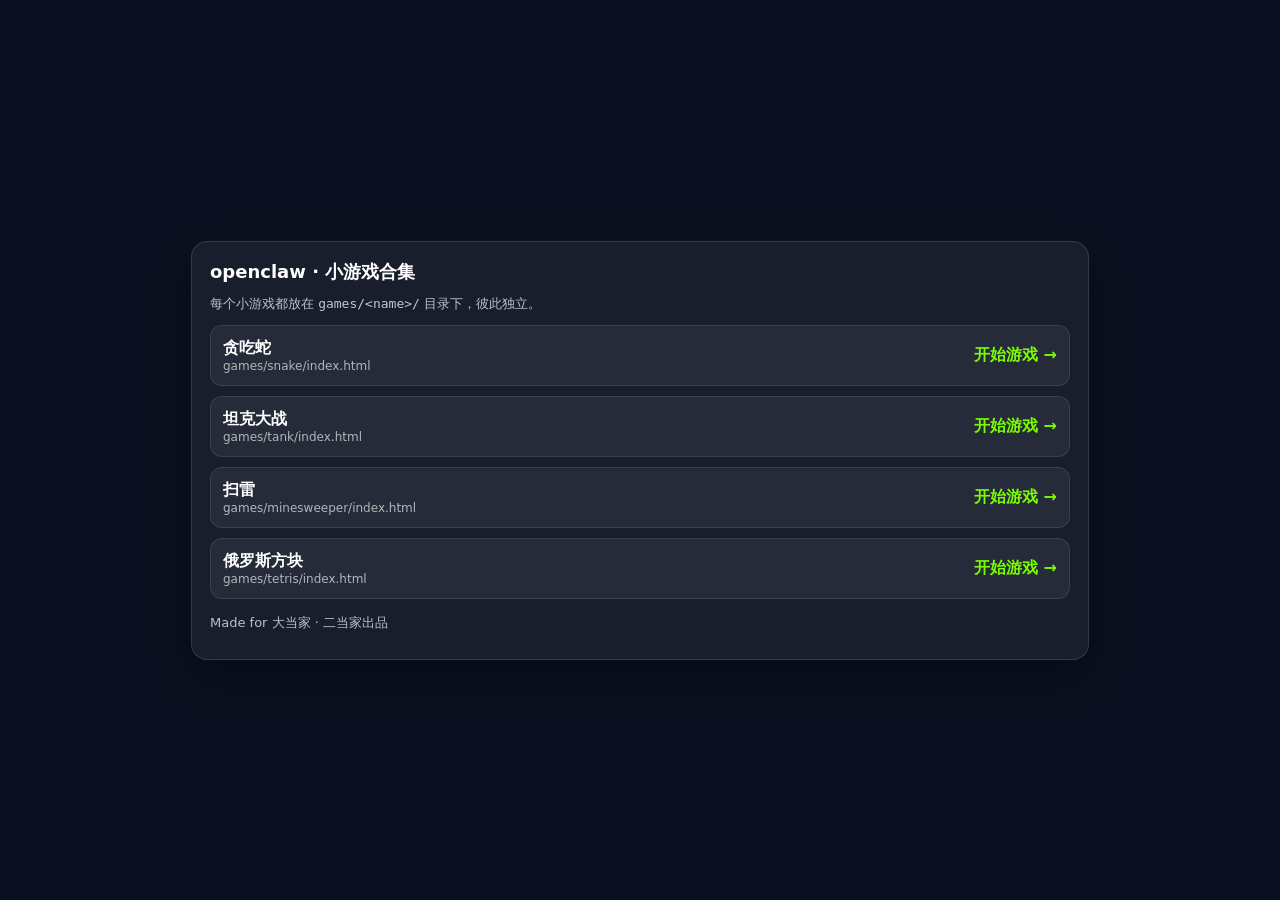
<file: index.html>
<!doctype html>
<html lang="zh-CN">
<head>
  <meta charset="utf-8" />
  <meta name="viewport" content="width=device-width,initial-scale=1" />
  <title>openclaw · 小游戏合集</title>
  <style>
    body{margin:0;min-height:100vh;display:grid;place-items:center;background:#0b1020;color:#fff;font-family:system-ui,-apple-system,"Segoe UI","PingFang SC","Microsoft YaHei",Arial;}
    .card{width:min(860px,92vw);padding:18px;border-radius:16px;background:rgba(255,255,255,.06);border:1px solid rgba(255,255,255,.12);box-shadow:0 18px 60px rgba(0,0,0,.35)}
    h1{margin:0 0 10px;font-size:18px}
    p{margin:8px 0;color:rgba(255,255,255,.72);line-height:1.5;font-size:13px}
    a{color:#7cfc00;text-decoration:none;font-weight:700}
    .list{margin-top:12px;display:grid;gap:10px}
    .item{padding:12px;border-radius:12px;background:rgba(255,255,255,.06);border:1px solid rgba(255,255,255,.10);display:flex;justify-content:space-between;align-items:center;gap:10px}
    code{color:rgba(255,255,255,.75)}
  </style>
</head>
<body>
  <div class="card">
    <h1>openclaw · 小游戏合集</h1>
    <p>每个小游戏都放在 <code>games/&lt;name&gt;/</code> 目录下，彼此独立。</p>
    <div class="list">
      <div class="item">
        <div><b>贪吃蛇</b><div style="font-size:12px;color:rgba(255,255,255,.65)">games/snake/index.html</div></div>
        <a href="games/snake/index.html">开始游戏 →</a>
      </div>
      <div class="item">
        <div><b>坦克大战</b><div style="font-size:12px;color:rgba(255,255,255,.65)">games/tank/index.html</div></div>
        <a href="games/tank/index.html">开始游戏 →</a>
      </div>
      <div class="item">
        <div><b>扫雷</b><div style="font-size:12px;color:rgba(255,255,255,.65)">games/minesweeper/index.html</div></div>
        <a href="games/minesweeper/index.html">开始游戏 →</a>
      </div>
      <div class="item">
        <div><b>俄罗斯方块</b><div style="font-size:12px;color:rgba(255,255,255,.65)">games/tetris/index.html</div></div>
        <a href="games/tetris/index.html">开始游戏 →</a>
      </div>
    </div>
    <p style="margin-top:14px;">Made for 大当家 · 二当家出品</p>
  </div>
</body>
</html>
</file>
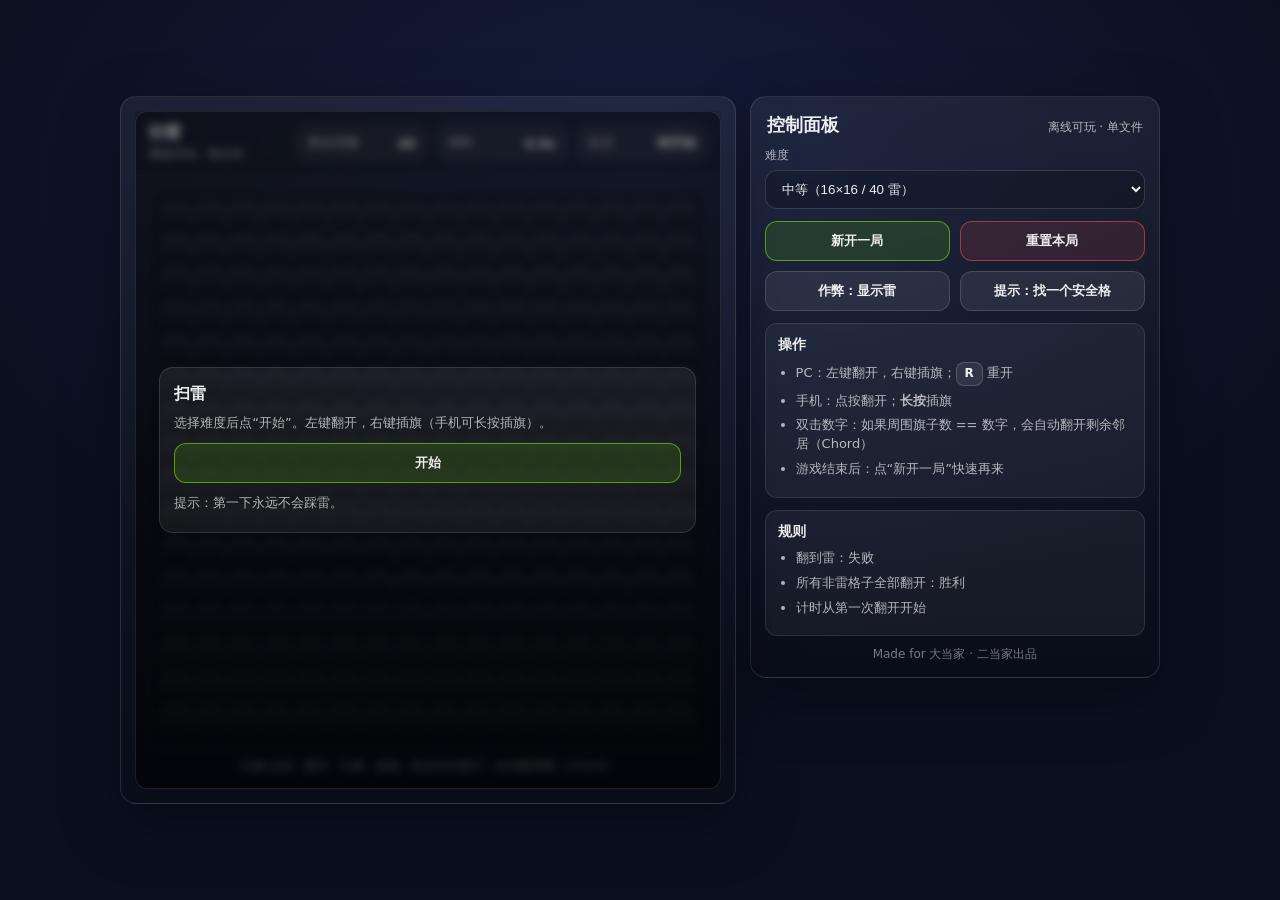
<file: games/minesweeper/index.html>
<!doctype html>
<html lang="zh-CN">
<head>
  <meta charset="utf-8" />
  <meta name="viewport" content="width=device-width,initial-scale=1" />
  <title>扫雷（离线可玩）</title>
  <style>
    :root{
      --bg:#0b1020;
      --panel:rgba(255,255,255,.06);
      --panel2:rgba(255,255,255,.10);
      --stroke:rgba(255,255,255,.12);
      --text:rgba(255,255,255,.92);
      --muted:rgba(255,255,255,.68);
      --accent:#7cfc00;
      --danger:#ff4d4f;
      --warn:#ffd666;
      --cell:#121a33;
      --cell2:#0f1730;
      --cellOpen:rgba(255,255,255,.08);
      --grid:rgba(255,255,255,.10);
      --shadow:rgba(0,0,0,.35);
    }
    *{box-sizing:border-box;}
    html,body{height:100%;}
    body{
      margin:0;
      min-height:100vh;
      display:grid;
      place-items:center;
      background: radial-gradient(1200px 800px at 50% 20%, #141c3a 0%, var(--bg) 60%);
      color:var(--text);
      font-family: ui-sans-serif, system-ui, -apple-system, "Segoe UI", "PingFang SC", "Microsoft YaHei", Arial;
    }

    .app{
      width:min(1040px,94vw);
      display:grid;
      grid-template-columns: 1.2fr .8fr;
      gap:14px;
      align-items:start;
    }
    @media (max-width: 920px){
      .app{grid-template-columns:1fr;}
    }

    .card{
      border:1px solid var(--stroke);
      background: linear-gradient(180deg, var(--panel) 0%, rgba(0,0,0,.18) 100%);
      border-radius:16px;
      overflow:hidden;
      box-shadow: 0 20px 60px var(--shadow);
    }

    .gameWrap{position:relative;padding:14px;}

    .topbar{
      display:flex;
      justify-content:space-between;
      gap:10px;
      align-items:center;
      padding: 12px 14px;
      border-bottom:1px solid rgba(255,255,255,.10);
      background: rgba(0,0,0,.10);
    }
    .brand{display:flex;flex-direction:column;gap:2px;}
    .brand h1{margin:0;font-size:16px;letter-spacing:.2px;}
    .brand .sub{color:var(--muted);font-size:12px;}

    .pillRow{display:flex;gap:10px;flex-wrap:wrap;justify-content:flex-end;}
    .pill{
      padding:8px 10px;
      border-radius:12px;
      background: rgba(255,255,255,.06);
      border:1px solid rgba(255,255,255,.10);
      display:flex;
      align-items:center;
      justify-content:space-between;
      gap:10px;
      font-size:13px;
      min-width: 130px;
    }
    .pill span{color:var(--muted);}
    .pill b{font-variant-numeric:tabular-nums;}

    .boardWrap{padding:14px;}

    .board{
      width:100%;
      display:grid;
      gap: 2px;
      padding: 10px;
      border-radius: 14px;
      border: 1px solid rgba(255,255,255,.12);
      background: rgba(0,0,0,.18);
      user-select:none;
      -webkit-tap-highlight-color: transparent;
      touch-action: manipulation;
    }

    .cell{
      width: 100%;
      aspect-ratio: 1/1;
      border-radius: 10px;
      border: 1px solid rgba(255,255,255,.10);
      background: linear-gradient(180deg, rgba(255,255,255,.06), rgba(0,0,0,.10));
      display:grid;
      place-items:center;
      cursor:pointer;
      font-weight:900;
      font-size: 16px;
      letter-spacing: .2px;
      color: rgba(255,255,255,.92);
      position:relative;
      overflow:hidden;
    }

    .cell:active{transform: translateY(1px);}

    .cell.closed{
      background: linear-gradient(180deg, rgba(255,255,255,.07), rgba(0,0,0,.16));
    }

    .cell.open{
      background: var(--cellOpen);
      border-color: rgba(255,255,255,.18);
      cursor:default;
    }

    .cell.flag::after{
      content:"⚑";
      position:absolute;
      inset:0;
      display:grid;
      place-items:center;
      font-size: 18px;
      color: rgba(255,214,102,.95);
      text-shadow: 0 0 18px rgba(255,214,102,.16);
    }

    .cell.mine{background: rgba(255,77,79,.12); border-color: rgba(255,77,79,.35);}
    .cell.mine::after{content:"✹"; color: rgba(255,77,79,.95); font-size:18px; text-shadow:0 0 18px rgba(255,77,79,.18);} 
    .cell.boom{background: rgba(255,77,79,.22); border-color: rgba(255,77,79,.55);} 

    .n1{color:#6ee7ff;}
    .n2{color:#7cfc00;}
    .n3{color:#ffd666;}
    .n4{color:#b36bff;}
    .n5{color:#ff8fab;}
    .n6{color:#7ee2b8;}
    .n7{color:#e6e6e6;}
    .n8{color:#ffafcc;}

    .side{padding:14px;}

    .controls{display:grid;grid-template-columns: repeat(2, minmax(0,1fr)); gap:10px; margin-top:10px;}

    button{
      appearance:none;
      border:1px solid rgba(255,255,255,.14);
      background: rgba(255,255,255,.08);
      color:var(--text);
      padding:10px 12px;
      border-radius:12px;
      cursor:pointer;
      font-weight:700;
      transition: transform .05s ease, background .15s ease, border-color .15s ease;
      user-select:none;
      -webkit-tap-highlight-color: transparent;
      touch-action: manipulation;
    }
    button:hover{background: rgba(255,255,255,.11);}
    button:active{transform: translateY(1px);}

    .btnPrimary{border-color: rgba(124,252,0,.55); background: rgba(124,252,0,.12);} 
    .btnDanger{border-color: rgba(255,77,79,.55); background: rgba(255,77,79,.12);} 

    .row{
      margin-top:12px;
      padding:12px;
      border-radius:12px;
      border:1px solid rgba(255,255,255,.10);
      background: rgba(255,255,255,.05);
    }
    .row h2{margin:0 0 8px;font-size:14px;}
    .row p, .row li{margin:6px 0;color:var(--muted);font-size:13px;line-height:1.45;}
    .row ul{margin:6px 0 0 18px;padding:0;}

    .field{display:grid;gap:6px;margin-top:10px;}
    label{font-size:12px;color:var(--muted);}
    select{width:100%;padding:10px 12px;border-radius:12px;border:1px solid rgba(255,255,255,.14);background: rgba(0,0,0,.18);color:var(--text);} 

    .overlay{
      position:absolute;
      inset:14px;
      border-radius:12px;
      display:grid;
      place-items:center;
      background: linear-gradient(180deg, rgba(0,0,0,.40), rgba(0,0,0,.60));
      border:1px solid rgba(255,255,255,.10);
      backdrop-filter: blur(4px);
    }
    .overlayHidden{display:none;}

    .overlayBox{
      width:min(560px,92%);
      padding:14px;
      border-radius:14px;
      background: rgba(255,255,255,.06);
      border:1px solid rgba(255,255,255,.12);
    }
    .overlayBox h3{margin:2px 0 8px;font-size:16px;}
    .overlayBox p{margin:6px 0;color:var(--muted);font-size:13px;line-height:1.5;}

    .kbd{
      display:inline-block;
      padding: 2px 8px;
      border-radius:8px;
      border:1px solid rgba(255,255,255,.18);
      background: rgba(255,255,255,.08);
      color:var(--text);
      font-size:12px;
      font-weight:800;
      letter-spacing:.2px;
    }

    .footer{margin-top:10px;color:rgba(255,255,255,.45);font-size:12px;text-align:center;}

    .hint{
      margin-top: 10px;
      color: rgba(255,255,255,.55);
      font-size: 12px;
      text-align:center;
    }

    /* Make cells big enough on mobile */
    @media (max-width: 560px){
      .cell{font-size: 15px;border-radius:9px;}
      .pill{min-width: 120px;}
    }
  </style>
</head>
<body>
  <div class="app">
    <div class="card gameWrap">
      <div class="topbar">
        <div class="brand">
          <h1>扫雷</h1>
          <div class="sub">离线可玩 · 单文件</div>
        </div>
        <div class="pillRow">
          <div class="pill"><span>剩余雷数</span><b id="minesLeft">0</b></div>
          <div class="pill"><span>用时</span><b id="time">0.0s</b></div>
          <div class="pill"><span>状态</span><b id="state">待开始</b></div>
        </div>
      </div>

      <div class="boardWrap">
        <div id="board" class="board" aria-label="Minesweeper board"></div>
        <div class="hint">左键/点按：翻开 · 右键：插旗 · 双击空白数字：自动翻周围（Chord）</div>
      </div>

      <div id="overlay" class="overlay">
        <div class="overlayBox">
          <h3 id="ovTitle">扫雷</h3>
          <p id="ovDesc">选择难度后点“开始”。左键翻开，右键插旗（手机可长按插旗）。</p>
          <div class="controls" style="grid-template-columns: 1fr;">
            <button id="btnStart" class="btnPrimary">开始</button>
          </div>
          <p style="margin-top:10px;">提示：第一下永远不会踩雷。</p>
        </div>
      </div>
    </div>

    <div class="card side">
      <div style="display:flex;justify-content:space-between;align-items:baseline;gap:10px;margin:2px 2px 10px;">
        <h1 style="margin:0;font-size:18px;letter-spacing:.2px;">控制面板</h1>
        <div style="color:var(--muted);font-size:12px;">离线可玩 · 单文件</div>
      </div>

      <div class="field">
        <label>难度</label>
        <select id="difficulty">
          <option value="easy">简单（9×9 / 10 雷）</option>
          <option value="medium" selected>中等（16×16 / 40 雷）</option>
          <option value="hard">困难（30×16 / 99 雷）</option>
        </select>
      </div>

      <div class="controls" style="margin-top:12px;">
        <button id="btnNew" class="btnPrimary">新开一局</button>
        <button id="btnRestart" class="btnDanger">重置本局</button>
        <button id="btnReveal">作弊：显示雷</button>
        <button id="btnHint">提示：找一个安全格</button>
      </div>

      <div class="row">
        <h2>操作</h2>
        <ul>
          <li>PC：左键翻开，右键插旗；<span class="kbd">R</span> 重开</li>
          <li>手机：点按翻开；<strong>长按</strong>插旗</li>
          <li>双击数字：如果周围旗子数 == 数字，会自动翻开剩余邻居（Chord）</li>
          <li>游戏结束后：点“新开一局”快速再来</li>
        </ul>
      </div>

      <div class="row">
        <h2>规则</h2>
        <ul>
          <li>翻到雷：失败</li>
          <li>所有非雷格子全部翻开：胜利</li>
          <li>计时从第一次翻开开始</li>
        </ul>
      </div>

      <div class="footer">Made for 大当家 · 二当家出品</div>
    </div>
  </div>

<script>
(() => {
  'use strict';

  // ===== DOM =====
  const boardEl = document.getElementById('board');
  const overlay = document.getElementById('overlay');
  const btnStart = document.getElementById('btnStart');
  const btnNew = document.getElementById('btnNew');
  const btnRestart = document.getElementById('btnRestart');
  const btnReveal = document.getElementById('btnReveal');
  const btnHint = document.getElementById('btnHint');
  const selDiff = document.getElementById('difficulty');

  const elMinesLeft = document.getElementById('minesLeft');
  const elTime = document.getElementById('time');
  const elState = document.getElementById('state');
  const ovTitle = document.getElementById('ovTitle');
  const ovDesc = document.getElementById('ovDesc');

  // ===== Config =====
  const PRESETS = {
    easy:   { w: 9,  h: 9,  m: 10 },
    medium: { w: 16, h: 16, m: 40 },
    hard:   { w: 30, h: 16, m: 99 },
  };

  // ===== State =====
  let W = 16, H = 16, M = 40;

  // cell arrays, idx = y*W + x
  let mines = [];      // boolean
  let open = [];       // boolean
  let flag = [];       // boolean
  let adj = [];        // number 0..8

  let firstClick = true;
  let running = false;
  let gameOver = false;
  let win = false;
  let revealCheat = false;

  let startTs = null;
  let rafId = null;

  // long-press (mobile flag)
  let pressTimer = null;
  let pressInfo = null;

  const idx = (x,y) => y*W + x;
  const inBounds = (x,y) => x>=0 && x<W && y>=0 && y<H;

  function forEachNeighbor(x,y, fn){
    for (let dy=-1; dy<=1; dy++) for (let dx=-1; dx<=1; dx++){
      if (dx===0 && dy===0) continue;
      const nx = x+dx, ny = y+dy;
      if (inBounds(nx,ny)) fn(nx,ny);
    }
  }

  function setStateText(){
    if (!running) elState.textContent = '待开始';
    else if (gameOver && win) elState.textContent = '胜利';
    else if (gameOver && !win) elState.textContent = '失败';
    else elState.textContent = '进行中';
  }

  function flagsCount(){
    let c=0; for (let i=0;i<flag.length;i++) if (flag[i]) c++;
    return c;
  }

  function openedCount(){
    let c=0; for (let i=0;i<open.length;i++) if (open[i]) c++;
    return c;
  }

  function updateHUD(){
    const left = Math.max(0, M - flagsCount());
    elMinesLeft.textContent = String(left);
    setStateText();
  }

  function timeNow(){
    if (!startTs) return 0;
    return (performance.now() - startTs) / 1000;
  }

  function tickTime(){
    if (running && !gameOver && startTs != null){
      elTime.textContent = `${timeNow().toFixed(1)}s`;
      rafId = requestAnimationFrame(tickTime);
    } else {
      if (rafId) cancelAnimationFrame(rafId);
      rafId = null;
    }
  }

  function setDifficulty(key){
    const p = PRESETS[key] || PRESETS.medium;
    W = p.w; H = p.h; M = p.m;
  }

  function makeEmpty(){
    mines = new Array(W*H).fill(false);
    open  = new Array(W*H).fill(false);
    flag  = new Array(W*H).fill(false);
    adj   = new Array(W*H).fill(0);
  }

  function placeMinesSafe(sx, sy){
    // ensure first click is safe and also its neighbors safe (classic-friendly)
    const forbidden = new Set();
    forbidden.add(idx(sx,sy));
    forEachNeighbor(sx,sy,(x,y)=>forbidden.add(idx(x,y)));

    let placed = 0;
    while (placed < M){
      const x = Math.floor(Math.random()*W);
      const y = Math.floor(Math.random()*H);
      const i = idx(x,y);
      if (forbidden.has(i)) continue;
      if (mines[i]) continue;
      mines[i] = true;
      placed++;
    }
  }

  function computeAdj(){
    for (let y=0;y<H;y++){
      for (let x=0;x<W;x++){
        const i = idx(x,y);
        if (mines[i]) { adj[i] = 0; continue; }
        let c = 0;
        forEachNeighbor(x,y,(nx,ny)=>{ if (mines[idx(nx,ny)]) c++; });
        adj[i] = c;
      }
    }
  }

  function buildBoardDOM(){
    boardEl.innerHTML = '';
    boardEl.style.gridTemplateColumns = `repeat(${W}, minmax(0, 1fr))`;

    const frag = document.createDocumentFragment();
    for (let y=0;y<H;y++){
      for (let x=0;x<W;x++){
        const d = document.createElement('div');
        d.className = 'cell closed';
        d.setAttribute('role','button');
        d.setAttribute('tabindex','0');
        d.dataset.x = String(x);
        d.dataset.y = String(y);
        frag.appendChild(d);
      }
    }
    boardEl.appendChild(frag);
  }

  function renderCell(i, el){
    const x = i % W;
    const y = Math.floor(i / W);

    const isOpen = open[i];
    const isFlag = flag[i];
    const isMine = mines[i];

    el.className = 'cell ' + (isOpen ? 'open' : 'closed');
    el.textContent = '';

    if (!isOpen){
      if (isFlag) el.classList.add('flag');
      if (revealCheat && isMine && !isFlag) {
        // show faint mine marker without ending game
        el.classList.add('mine');
      }
      return;
    }

    // open
    if (isMine){
      el.classList.add('mine');
      return;
    }

    const n = adj[i];
    if (n > 0){
      el.textContent = String(n);
      el.classList.add('n' + String(n));
    }
  }

  function renderAll(){
    const cells = boardEl.children;
    for (let i=0;i<cells.length;i++) renderCell(i, cells[i]);
  }

  function floodOpenFrom(sx, sy){
    const q = [{x:sx,y:sy}];
    const seen = new Set();
    while (q.length){
      const {x,y} = q.shift();
      const i = idx(x,y);
      if (seen.has(i)) continue;
      seen.add(i);

      if (open[i] || flag[i]) continue;
      open[i] = true;

      if (mines[i]) continue;
      if (adj[i] !== 0) continue;

      forEachNeighbor(x,y,(nx,ny)=>{
        const ni = idx(nx,ny);
        if (!seen.has(ni) && !open[ni] && !flag[ni]) q.push({x:nx,y:ny});
      });
    }
  }

  function loseAt(i){
    gameOver = true;
    win = false;
    running = true;

    // reveal all mines
    for (let k=0;k<open.length;k++){
      if (mines[k]) open[k] = true;
    }

    // mark the clicked mine as boom
    const el = boardEl.children[i];
    if (el) el.classList.add('boom');

    updateHUD();
    renderAll();

    overlay.classList.remove('overlayHidden');
    ovTitle.textContent = '踩雷了';
    ovDesc.innerHTML = `用时：<b style="color:var(--warn)">${timeNow().toFixed(1)}s</b> · 继续点“开始”可再来一局`;
    btnStart.textContent = '再来一局';
  }

  function checkWin(){
    const target = W*H - M;
    if (openedCount() >= target){
      gameOver = true;
      win = true;
      running = true;

      // auto-flag remaining mines
      for (let i=0;i<mines.length;i++) if (mines[i]) flag[i] = true;

      updateHUD();
      renderAll();

      overlay.classList.remove('overlayHidden');
      ovTitle.textContent = '胜利';
      ovDesc.innerHTML = `漂亮。用时：<b style="color:var(--accent)">${timeNow().toFixed(1)}s</b>`;
      btnStart.textContent = '再来一局';
    }
  }

  function ensureStarted(){
    if (!running) return;
    if (startTs == null) {
      startTs = performance.now();
      tickTime();
    }
  }

  function startNewGame(){
    // read preset
    setDifficulty(selDiff.value);

    makeEmpty();
    buildBoardDOM();

    firstClick = true;
    running = true;
    gameOver = false;
    win = false;
    revealCheat = false;

    startTs = null;
    elTime.textContent = '0.0s';

    updateHUD();
    renderAll();

    overlay.classList.add('overlayHidden');
  }

  function restartSame(){
    // keep same difficulty
    makeEmpty();
    buildBoardDOM();

    firstClick = true;
    running = true;
    gameOver = false;
    win = false;

    startTs = null;
    elTime.textContent = '0.0s';

    updateHUD();
    renderAll();

    overlay.classList.add('overlayHidden');
  }

  function openCell(x,y){
    if (!running || gameOver) return;
    const i = idx(x,y);
    if (open[i] || flag[i]) return;

    if (firstClick){
      placeMinesSafe(x,y);
      computeAdj();
      firstClick = false;
      ensureStarted();
    }

    // now open
    if (mines[i]){
      open[i] = true;
      renderCell(i, boardEl.children[i]);
      loseAt(i);
      return;
    }

    if (adj[i] === 0){
      floodOpenFrom(x,y);
      renderAll();
    } else {
      open[i] = true;
      renderCell(i, boardEl.children[i]);
    }

    updateHUD();
    checkWin();
  }

  function toggleFlagAt(x,y){
    if (!running || gameOver) return;
    const i = idx(x,y);
    if (open[i]) return;

    // cannot place more flags than mines (optional guard)
    if (!flag[i] && flagsCount() >= M) return;

    flag[i] = !flag[i];
    updateHUD();
    renderCell(i, boardEl.children[i]);
  }

  function chordAt(x,y){
    // If this cell is open and number == surrounding flags, open remaining neighbors
    if (!running || gameOver) return;
    const i = idx(x,y);
    if (!open[i]) return;
    const n = adj[i];
    if (n <= 0) return;

    let f = 0;
    forEachNeighbor(x,y,(nx,ny)=>{ if (flag[idx(nx,ny)]) f++; });
    if (f !== n) return;

    // open all unflagged neighbors
    let triggered = false;
    forEachNeighbor(x,y,(nx,ny)=>{
      const ni = idx(nx,ny);
      if (!open[ni] && !flag[ni]) { openCell(nx,ny); triggered = true; }
    });

    if (triggered){
      renderAll();
      updateHUD();
      checkWin();
    }
  }

  function findSafeClosedCell(){
    // only available after first click (we know mine layout)
    if (firstClick) return null;
    for (let i=0;i<mines.length;i++){
      if (!open[i] && !flag[i] && !mines[i]) return i;
    }
    return null;
  }

  // ===== Events =====
  btnStart.addEventListener('click', () => {
    // if not running yet, start new game; if game ended, start new game
    startNewGame();
  });

  btnNew.addEventListener('click', () => startNewGame());
  btnRestart.addEventListener('click', () => restartSame());

  btnReveal.addEventListener('click', () => {
    revealCheat = !revealCheat;
    btnReveal.textContent = revealCheat ? '作弊：隐藏雷' : '作弊：显示雷';
    renderAll();
  });

  btnHint.addEventListener('click', () => {
    if (!running || gameOver) return;
    const i = findSafeClosedCell();
    if (i == null) return;
    const el = boardEl.children[i];
    if (!el) return;
    // pulse
    el.animate([
      { boxShadow: '0 0 0 rgba(124,252,0,0)', transform:'translateY(0)' },
      { boxShadow: '0 0 22px rgba(124,252,0,.35)', transform:'translateY(-1px)' },
      { boxShadow: '0 0 0 rgba(124,252,0,0)', transform:'translateY(0)' },
    ], { duration: 800, iterations: 1 });
  });

  // Keyboard shortcuts
  window.addEventListener('keydown', (e) => {
    const k = e.key.toLowerCase();
    if (k === 'r'){
      e.preventDefault();
      restartSame();
    }
  }, { passive: false });

  // Prevent context menu on board
  boardEl.addEventListener('contextmenu', (e) => e.preventDefault());

  // Clicks: left open, right flag
  boardEl.addEventListener('pointerdown', (e) => {
    const cell = e.target.closest('.cell');
    if (!cell) return;

    const x = Number(cell.dataset.x);
    const y = Number(cell.dataset.y);

    // Right click => flag
    if (e.button === 2){
      e.preventDefault();
      toggleFlagAt(x,y);
      return;
    }

    // Long press to flag (mobile)
    clearTimeout(pressTimer);
    pressInfo = { x, y, moved: false, time: Date.now() };
    pressTimer = setTimeout(() => {
      if (!pressInfo || pressInfo.moved) return;
      // Only do long-press flag if user is on touch / pen
      toggleFlagAt(x,y);
      // block subsequent click open
      pressInfo.didLongPress = true;
    }, 380);
  }, { passive: false });

  boardEl.addEventListener('pointermove', (e) => {
    if (!pressInfo) return;
    // if finger moved, cancel long press
    pressInfo.moved = true;
    clearTimeout(pressTimer);
  }, { passive: true });

  boardEl.addEventListener('pointerup', (e) => {
    clearTimeout(pressTimer);

    const cell = e.target.closest('.cell');
    if (!cell) { pressInfo = null; return; }

    const x = Number(cell.dataset.x);
    const y = Number(cell.dataset.y);

    // if long-press already flagged, do nothing
    if (pressInfo && pressInfo.didLongPress){
      pressInfo = null;
      return;
    }

    // left click open
    if (e.button === 0){
      openCell(x,y);
    }

    pressInfo = null;
  }, { passive: true });

  // Double click chord
  boardEl.addEventListener('dblclick', (e) => {
    const cell = e.target.closest('.cell');
    if (!cell) return;
    const x = Number(cell.dataset.x);
    const y = Number(cell.dataset.y);
    chordAt(x,y);
  });

  // Keyboard accessibility: Enter to open, F to flag
  boardEl.addEventListener('keydown', (e) => {
    const cell = e.target.closest('.cell');
    if (!cell) return;
    const x = Number(cell.dataset.x);
    const y = Number(cell.dataset.y);
    const k = e.key.toLowerCase();

    if (k === 'enter' || k === ' ') {
      e.preventDefault();
      openCell(x,y);
    } else if (k === 'f'){
      e.preventDefault();
      toggleFlagAt(x,y);
    }
  });

  // ===== Init =====
  // default
  setDifficulty(selDiff.value);
  makeEmpty();
  buildBoardDOM();
  updateHUD();
  renderAll();

})();
</script>
</body>
</html>
</file>
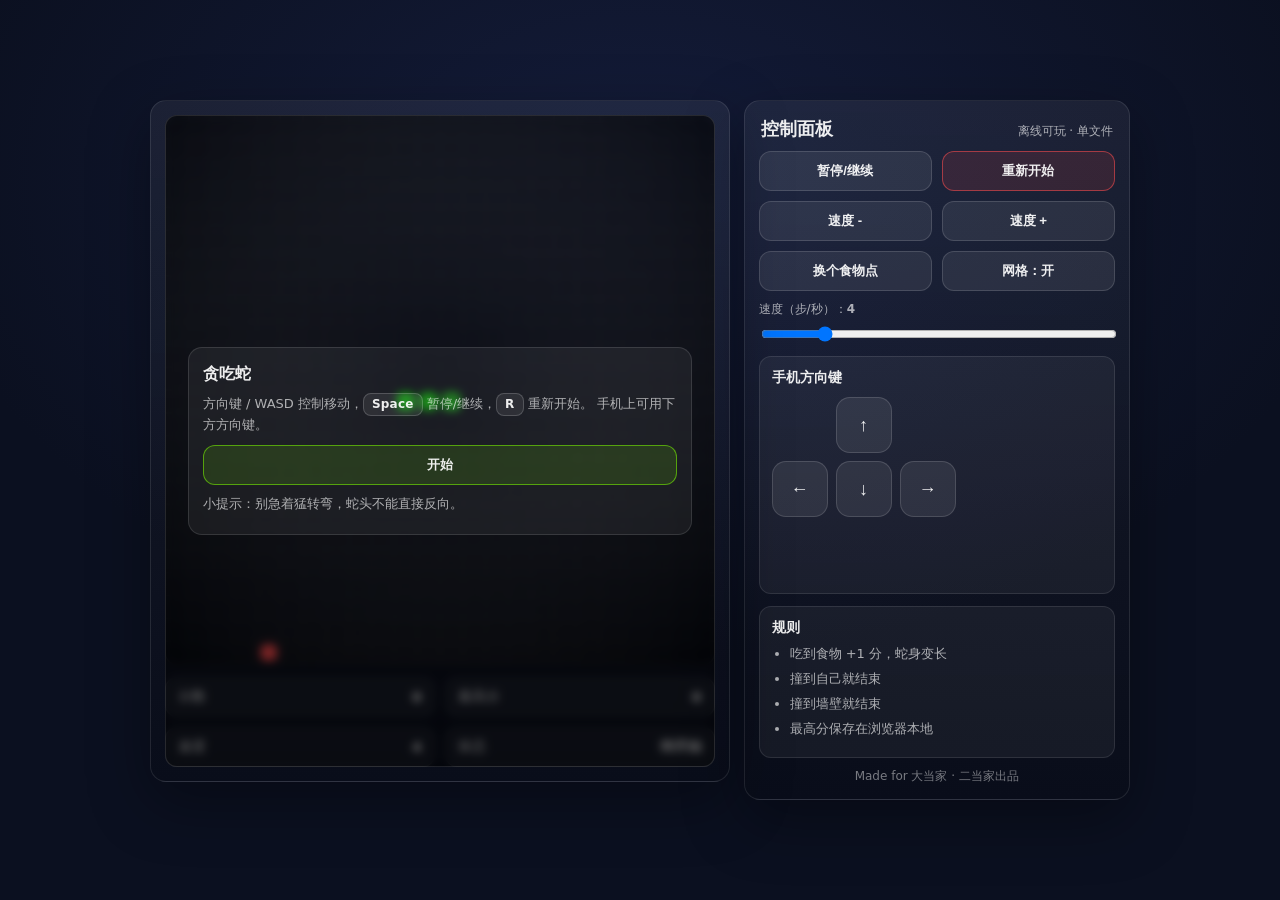
<file: games/snake/index.html>
<!doctype html>
<html lang="zh-CN">
<head>
  <meta charset="utf-8" />
  <meta name="viewport" content="width=device-width,initial-scale=1" />
  <title>贪吃蛇（离线可玩）</title>
  <style>
    :root {
      --bg: #0b1020;
      --panel: rgba(255,255,255,.06);
      --panel2: rgba(255,255,255,.10);
      --text: rgba(255,255,255,.92);
      --muted: rgba(255,255,255,.65);
      --accent: #7cfc00;
      --danger: #ff4d4f;
      --grid: rgba(255,255,255,.06);
    }

    * { box-sizing: border-box; }
    body {
      margin: 0;
      min-height: 100vh;
      display: grid;
      place-items: center;
      background: radial-gradient(1200px 800px at 50% 20%, #141c3a 0%, var(--bg) 60%);
      color: var(--text);
      font-family: ui-sans-serif, system-ui, -apple-system, "Segoe UI", "PingFang SC", "Microsoft YaHei", Arial;
    }

    .app {
      width: min(980px, 94vw);
      display: grid;
      grid-template-columns: 1.2fr .8fr;
      gap: 14px;
      align-items: start;
    }

    @media (max-width: 860px) {
      .app { grid-template-columns: 1fr; }
    }

    .card {
      border: 1px solid rgba(255,255,255,.10);
      background: linear-gradient(180deg, var(--panel) 0%, rgba(0,0,0,.18) 100%);
      border-radius: 16px;
      overflow: hidden;
      box-shadow: 0 20px 60px rgba(0,0,0,.35);
    }

    .gameWrap {
      position: relative;
      padding: 14px;
    }

    canvas {
      width: 100%;
      aspect-ratio: 1/1;
      display: block;
      border-radius: 12px;
      background: rgba(0,0,0,.25);
      border: 1px solid rgba(255,255,255,.10);
    }

    .hud {
      margin-top: 12px;
      display: grid;
      grid-template-columns: 1fr 1fr;
      gap: 10px;
    }

    .pill {
      padding: 10px 12px;
      border-radius: 12px;
      background: rgba(255,255,255,.06);
      border: 1px solid rgba(255,255,255,.10);
      display: flex;
      align-items: center;
      justify-content: space-between;
      gap: 10px;
      font-size: 14px;
    }

    .pill b { font-variant-numeric: tabular-nums; }

    .side {
      padding: 14px;
    }

    .title {
      display: flex;
      justify-content: space-between;
      align-items: baseline;
      gap: 10px;
      margin: 2px 2px 10px;
    }

    .title h1 {
      margin: 0;
      font-size: 18px;
      letter-spacing: .2px;
    }

    .title .sub {
      color: var(--muted);
      font-size: 12px;
    }

    .controls {
      display: grid;
      grid-template-columns: repeat(2, minmax(0, 1fr));
      gap: 10px;
      margin-top: 10px;
    }

    button {
      appearance: none;
      border: 1px solid rgba(255,255,255,.14);
      background: rgba(255,255,255,.08);
      color: var(--text);
      padding: 10px 12px;
      border-radius: 12px;
      cursor: pointer;
      font-weight: 600;
      transition: transform .05s ease, background .15s ease, border-color .15s ease;
      user-select: none;
      -webkit-tap-highlight-color: transparent;
    }

    button:hover { background: rgba(255,255,255,.11); }
    button:active { transform: translateY(1px); }

    .btnPrimary { border-color: rgba(124,252,0,.55); background: rgba(124,252,0,.12); }
    .btnDanger  { border-color: rgba(255,77,79,.55); background: rgba(255,77,79,.12); }

    .row {
      margin-top: 12px;
      padding: 12px;
      border-radius: 12px;
      border: 1px solid rgba(255,255,255,.10);
      background: rgba(255,255,255,.05);
    }

    .row h2 {
      margin: 0 0 8px;
      font-size: 14px;
    }

    .row p, .row li {
      margin: 6px 0;
      color: var(--muted);
      font-size: 13px;
      line-height: 1.45;
    }

    .row ul { margin: 6px 0 0 18px; padding: 0; }

    .field {
      display: grid;
      grid-template-columns: 1fr;
      gap: 6px;
      margin-top: 10px;
    }

    label { font-size: 12px; color: var(--muted); }

    input[type="range"] { width: 100%; }

    .overlay {
      position: absolute;
      inset: 14px;
      border-radius: 12px;
      display: grid;
      place-items: center;
      background: linear-gradient(180deg, rgba(0,0,0,.40), rgba(0,0,0,.55));
      border: 1px solid rgba(255,255,255,.10);
      backdrop-filter: blur(4px);
    }

    .overlayHidden { display: none; }

    .overlayBox {
      width: min(520px, 92%);
      padding: 14px;
      border-radius: 14px;
      background: rgba(255,255,255,.06);
      border: 1px solid rgba(255,255,255,.12);
    }

    .overlayBox h3 { margin: 2px 0 8px; font-size: 16px; }
    .overlayBox p { margin: 6px 0; color: var(--muted); font-size: 13px; line-height: 1.45; }

    .kbd {
      display: inline-block;
      padding: 2px 8px;
      border-radius: 8px;
      border: 1px solid rgba(255,255,255,.18);
      background: rgba(255,255,255,.08);
      color: var(--text);
      font-size: 12px;
      font-weight: 700;
      letter-spacing: .2px;
    }

    .dpad {
      margin-top: 10px;
      display: grid;
      place-items: center;
      grid-template-columns: repeat(3, 56px);
      grid-template-rows: repeat(3, 56px);
      gap: 8px;
    }

    .dpad button {
      width: 56px; height: 56px;
      border-radius: 14px;
      font-size: 18px;
    }

    .dpad .blank { visibility: hidden; }

    .footer {
      margin-top: 10px;
      color: rgba(255,255,255,.45);
      font-size: 12px;
      text-align: center;
    }
  </style>
</head>
<body>
  <div class="app">
    <div class="card gameWrap">
      <canvas id="cv" width="720" height="720" aria-label="Snake game canvas"></canvas>

      <div id="overlay" class="overlay">
        <div class="overlayBox">
          <h3>贪吃蛇</h3>
          <p>
            方向键 / WASD 控制移动，<span class="kbd">Space</span> 暂停/继续，<span class="kbd">R</span> 重新开始。
            手机上可用下方方向键。
          </p>
          <div class="controls" style="grid-template-columns: 1fr;">
            <button id="btnStart" class="btnPrimary">开始</button>
          </div>
          <p style="margin-top:10px;">
            小提示：别急着猛转弯，蛇头不能直接反向。
          </p>
        </div>
      </div>

      <div class="hud">
        <div class="pill"><span>分数</span><b id="score">0</b></div>
        <div class="pill"><span>最高分</span><b id="best">0</b></div>
        <div class="pill"><span>速度</span><b id="speedLabel">4</b></div>
        <div class="pill"><span>状态</span><b id="state">待开始</b></div>
      </div>
    </div>

    <div class="card side">
      <div class="title">
        <h1>控制面板</h1>
        <div class="sub">离线可玩 · 单文件</div>
      </div>

      <div class="controls">
        <button id="btnPause">暂停/继续</button>
        <button id="btnRestart" class="btnDanger">重新开始</button>
        <button id="btnSpeedDown">速度 -</button>
        <button id="btnSpeedUp">速度 +</button>
        <button id="btnNewFood">换个食物点</button>
        <button id="btnToggleGrid">网格：开</button>
      </div>

      <div class="field">
        <label for="speed">速度（步/秒）：<b id="speedValue">4</b></label>
        <input id="speed" type="range" min="2" max="14" value="4" step="1" />
      </div>

      <div class="row">
        <h2>手机方向键</h2>
        <div class="dpad" aria-label="Mobile D-pad">
          <button class="blank">·</button>
          <button data-dir="up">↑</button>
          <button class="blank">·</button>
          <button data-dir="left">←</button>
          <button data-dir="down">↓</button>
          <button data-dir="right">→</button>
          <button class="blank">·</button>
          <button class="blank">·</button>
          <button class="blank">·</button>
        </div>
      </div>

      <div class="row">
        <h2>规则</h2>
        <ul>
          <li>吃到食物 +1 分，蛇身变长</li>
          <li>撞到自己就结束</li>
          <li>撞到墙壁就结束</li>
          <li>最高分保存在浏览器本地</li>
        </ul>
      </div>

      <div class="footer">Made for 大当家 · 二当家出品</div>
    </div>
  </div>

<script>
(() => {
  'use strict';

  // ===== DOM =====
  const cv = document.getElementById('cv');
  const ctx = cv.getContext('2d');

  const elScore = document.getElementById('score');
  const elBest = document.getElementById('best');
  const elSpeedLabel = document.getElementById('speedLabel');
  const elState = document.getElementById('state');

  const overlay = document.getElementById('overlay');
  const btnStart = document.getElementById('btnStart');

  const btnPause = document.getElementById('btnPause');
  const btnRestart = document.getElementById('btnRestart');
  const btnSpeedDown = document.getElementById('btnSpeedDown');
  const btnSpeedUp = document.getElementById('btnSpeedUp');
  const btnNewFood = document.getElementById('btnNewFood');
  const btnToggleGrid = document.getElementById('btnToggleGrid');

  const speed = document.getElementById('speed');
  const speedValue = document.getElementById('speedValue');

  // ===== Game constants =====
  const GRID = 24;                 // 24x24 grid
  const TILE = cv.width / GRID;    // pixels per tile

  const DIR = {
    up:    { x: 0,  y: -1 },
    down:  { x: 0,  y: 1 },
    left:  { x: -1, y: 0 },
    right: { x: 1,  y: 0 },
  };

  // ===== State =====
  let showGrid = true;
  let running = false;
  let paused = false;
  let gameOver = false;

  let snake = [];
  let dir = DIR.right;
  let pendingDir = null; // buffer next direction

  let food = { x: 10, y: 10 };

  let score = 0;
  let best = Number(localStorage.getItem('snake_best') || 0);

  // Tick timing: steps per second
  let sps = Number(speed.value); // default is set in <input id="speed">

  function setSpeed(next) {
    const min = Number(speed.min);
    const max = Number(speed.max);
    sps = Math.max(min, Math.min(max, Number(next)));
    speed.value = String(sps);
    setHUD();
  }
  let accumulator = 0;
  let lastTs = null;

  // ===== Utilities =====
  const same = (a, b) => a.x === b.x && a.y === b.y;

  function setStateLabel() {
    if (!running) elState.textContent = '待开始';
    else if (gameOver) elState.textContent = '结束';
    else if (paused) elState.textContent = '暂停';
    else elState.textContent = '进行中';
  }

  function setHUD() {
    elScore.textContent = String(score);
    elBest.textContent = String(best);
    elSpeedLabel.textContent = String(sps);
    speedValue.textContent = String(sps);
    setStateLabel();
  }

  function isOpposite(a, b) {
    return (a.x + b.x === 0) && (a.y + b.y === 0);
  }

  function randomEmptyCell() {
    // Try random until finds a free cell (grid is small so fine)
    for (let i = 0; i < 2000; i++) {
      const x = Math.floor(Math.random() * GRID);
      const y = Math.floor(Math.random() * GRID);
      const onSnake = snake.some(s => s.x === x && s.y === y);
      if (!onSnake) return { x, y };
    }
    // Fallback: scan
    for (let y = 0; y < GRID; y++) {
      for (let x = 0; x < GRID; x++) {
        const onSnake = snake.some(s => s.x === x && s.y === y);
        if (!onSnake) return { x, y };
      }
    }
    return { x: 0, y: 0 };
  }

  // ===== Game control =====
  function resetGame() {
    const mid = Math.floor(GRID / 2);
    snake = [
      { x: mid - 2, y: mid },
      { x: mid - 1, y: mid },
      { x: mid,     y: mid },
    ];
    dir = DIR.right;
    pendingDir = null;
    food = randomEmptyCell();

    score = 0;
    paused = false;
    gameOver = false;
    accumulator = 0;
    lastTs = null;

    setHUD();
    draw();
  }

  function startGame() {
    if (running && !gameOver) return;
    running = true;
    paused = false;
    gameOver = false;
    overlay.classList.add('overlayHidden');
    setHUD();
    requestAnimationFrame(loop);
  }

  function endGame() {
    gameOver = true;
    running = true; // still running to show end state
    paused = true;
    setHUD();
    overlay.classList.remove('overlayHidden');
    overlay.querySelector('h3').textContent = '游戏结束';
    overlay.querySelector('p').innerHTML = `你的分数：<b style="color:var(--accent)">${score}</b> · 按 <span class="kbd">R</span> 重新开始`;
    btnStart.textContent = '再来一局';
  }

  function togglePause() {
    if (!running || gameOver) return;
    paused = !paused;
    setHUD();
    if (!paused) {
      // avoid big delta after unpausing
      lastTs = null;
      requestAnimationFrame(loop);
    }
  }

  function applyDir(next) {
    if (!next) return;
    if (isOpposite(next, dir)) return; // no 180 turn
    dir = next;
  }

  function step() {
    if (!running || paused || gameOver) return;

    // Buffer direction to next step
    applyDir(pendingDir);
    pendingDir = null;

    const head = snake[snake.length - 1];
    const nx = head.x + dir.x;
    const ny = head.y + dir.y;

    // Wall collision
    if (nx < 0 || nx >= GRID || ny < 0 || ny >= GRID) {
      endGame();
      return;
    }

    const newHead = { x: nx, y: ny };

    // Self collision (allow moving into the tail if it will move away this step)
    const tail = snake[0];
    const willEat = same(newHead, food);
    const bodyToCheck = willEat ? snake : snake.slice(1); // if not eating, tail moves, so exclude tail

    if (bodyToCheck.some(s => same(s, newHead))) {
      endGame();
      return;
    }

    snake.push(newHead);

    if (willEat) {
      score += 1;
      if (score > best) {
        best = score;
        localStorage.setItem('snake_best', String(best));
      }
      food = randomEmptyCell();
    } else {
      snake.shift();
    }

    setHUD();
    draw();
  }

  // ===== Rendering =====
  function drawGrid() {
    if (!showGrid) return;
    ctx.save();
    ctx.strokeStyle = getComputedStyle(document.documentElement).getPropertyValue('--grid');
    ctx.lineWidth = 1;
    for (let i = 1; i < GRID; i++) {
      const p = i * TILE;
      ctx.beginPath();
      ctx.moveTo(p, 0);
      ctx.lineTo(p, cv.height);
      ctx.stroke();

      ctx.beginPath();
      ctx.moveTo(0, p);
      ctx.lineTo(cv.width, p);
      ctx.stroke();
    }
    ctx.restore();
  }

  function roundRect(x, y, w, h, r) {
    const rr = Math.min(r, w/2, h/2);
    ctx.beginPath();
    ctx.moveTo(x + rr, y);
    ctx.arcTo(x + w, y, x + w, y + h, rr);
    ctx.arcTo(x + w, y + h, x, y + h, rr);
    ctx.arcTo(x, y + h, x, y, rr);
    ctx.arcTo(x, y, x + w, y, rr);
    ctx.closePath();
  }

  function draw() {
    // Background
    ctx.clearRect(0, 0, cv.width, cv.height);

    // subtle vignette
    const grad = ctx.createRadialGradient(cv.width/2, cv.height/2, cv.width*0.05, cv.width/2, cv.height/2, cv.width*0.7);
    grad.addColorStop(0, 'rgba(255,255,255,0.03)');
    grad.addColorStop(1, 'rgba(0,0,0,0.25)');
    ctx.fillStyle = grad;
    ctx.fillRect(0, 0, cv.width, cv.height);

    drawGrid();

    // Food
    const fx = food.x * TILE;
    const fy = food.y * TILE;
    ctx.save();
    ctx.fillStyle = 'rgba(255,77,79,0.95)';
    ctx.shadowColor = 'rgba(255,77,79,0.55)';
    ctx.shadowBlur = 12;
    roundRect(fx + TILE*0.16, fy + TILE*0.16, TILE*0.68, TILE*0.68, TILE*0.22);
    ctx.fill();
    ctx.restore();

    // Snake
    ctx.save();
    for (let i = 0; i < snake.length; i++) {
      const seg = snake[i];
      const x = seg.x * TILE;
      const y = seg.y * TILE;
      const t = i / Math.max(1, snake.length - 1);
      const hue = 120;
      const light = 50 + Math.round(8 * t);
      ctx.fillStyle = `hsl(${hue} 95% ${light}%)`;

      const pad = TILE * 0.10;
      const r = TILE * 0.22;
      roundRect(x + pad, y + pad, TILE - pad*2, TILE - pad*2, r);
      ctx.fill();

      // Head eyes
      if (i === snake.length - 1) {
        ctx.fillStyle = 'rgba(0,0,0,.55)';
        const ex = x + TILE * 0.36;
        const ey = y + TILE * 0.36;
        const s = TILE * 0.10;
        ctx.beginPath();
        ctx.arc(ex, ey, s, 0, Math.PI*2);
        ctx.arc(x + TILE*0.64, y + TILE*0.36, s, 0, Math.PI*2);
        ctx.fill();
      }
    }
    ctx.restore();

    // If paused overlay hint (in-canvas)
    if (running && paused && !gameOver) {
      ctx.save();
      ctx.fillStyle = 'rgba(0,0,0,.35)';
      ctx.fillRect(0, 0, cv.width, cv.height);
      ctx.fillStyle = 'rgba(255,255,255,.92)';
      ctx.font = '700 28px ui-sans-serif, system-ui';
      ctx.textAlign = 'center';
      ctx.fillText('暂停', cv.width/2, cv.height/2 - 8);
      ctx.fillStyle = 'rgba(255,255,255,.70)';
      ctx.font = '14px ui-sans-serif, system-ui';
      ctx.fillText('按 Space 继续', cv.width/2, cv.height/2 + 18);
      ctx.restore();
    }
  }

  // ===== Loop =====
  function loop(ts) {
    if (!running || paused || gameOver) return;

    if (lastTs == null) lastTs = ts;
    const dt = Math.min(0.05, (ts - lastTs) / 1000); // clamp
    lastTs = ts;

    const stepTime = 1 / sps;
    accumulator += dt;

    while (accumulator >= stepTime) {
      step();
      accumulator -= stepTime;
      if (gameOver) break;
    }

    requestAnimationFrame(loop);
  }

  // ===== Input =====
  function queueDir(next) {
    if (!next) return;
    // Prevent reversal against current dir, and also prevent instant back-to-back reversals within one frame
    const effective = pendingDir || dir;
    if (isOpposite(next, effective)) return;
    pendingDir = next;
  }

  window.addEventListener('keydown', (e) => {
    const k = e.key.toLowerCase();

    if (k === ' ' || k === 'spacebar') {
      e.preventDefault();
      if (!running) startGame();
      else togglePause();
      return;
    }

    if (k === 'r') {
      e.preventDefault();
      overlay.querySelector('h3').textContent = '贪吃蛇';
      overlay.querySelector('p').innerHTML = `方向键 / WASD 控制移动，<span class="kbd">Space</span> 暂停/继续，<span class="kbd">R</span> 重新开始。 手机上可用下方方向键。`;
      btnStart.textContent = '开始';
      overlay.classList.add('overlayHidden');
      running = true;
      resetGame();
      requestAnimationFrame(loop);
      return;
    }

    if (k === 'arrowup' || k === 'w') queueDir(DIR.up);
    else if (k === 'arrowdown' || k === 's') queueDir(DIR.down);
    else if (k === 'arrowleft' || k === 'a') queueDir(DIR.left);
    else if (k === 'arrowright' || k === 'd') queueDir(DIR.right);
  }, { passive: false });

  // Touch swipe (optional)
  let touchStart = null;
  cv.addEventListener('touchstart', (e) => {
    if (!e.touches || e.touches.length !== 1) return;
    const t = e.touches[0];
    touchStart = { x: t.clientX, y: t.clientY, ts: Date.now() };
  }, { passive: true });

  cv.addEventListener('touchend', (e) => {
    if (!touchStart) return;
    const t = (e.changedTouches && e.changedTouches[0]) || null;
    if (!t) return;

    const dx = t.clientX - touchStart.x;
    const dy = t.clientY - touchStart.y;
    const adx = Math.abs(dx);
    const ady = Math.abs(dy);

    if (Math.max(adx, ady) < 18) return;

    if (adx > ady) queueDir(dx > 0 ? DIR.right : DIR.left);
    else queueDir(dy > 0 ? DIR.down : DIR.up);

    if (!running) startGame();
  }, { passive: true });

  // Buttons
  btnStart.addEventListener('click', () => {
    overlay.classList.add('overlayHidden');
    overlay.querySelector('h3').textContent = '贪吃蛇';
    overlay.querySelector('p').innerHTML = `方向键 / WASD 控制移动，<span class="kbd">Space</span> 暂停/继续，<span class="kbd">R</span> 重新开始。 手机上可用下方方向键。`;
    btnStart.textContent = '开始';
    running = true;
    paused = false;
    gameOver = false;
    resetGame();
    startGame();
  });

  btnPause.addEventListener('click', () => {
    if (!running) startGame();
    else togglePause();
  });

  btnRestart.addEventListener('click', () => {
    running = true;
    overlay.classList.add('overlayHidden');
    resetGame();
    requestAnimationFrame(loop);
  });

  btnNewFood.addEventListener('click', () => {
    food = randomEmptyCell();
    draw();
  });

  btnToggleGrid.addEventListener('click', () => {
    showGrid = !showGrid;
    btnToggleGrid.textContent = `网格：${showGrid ? '开' : '关'}`;
    draw();
  });

  // Init speed label and slider value
  setSpeed(speed.value);

  document.querySelector('.dpad').addEventListener('click', (e) => {
    const btn = e.target.closest('button[data-dir]');
    if (!btn) return;
    const d = btn.getAttribute('data-dir');
    queueDir(DIR[d]);
    if (!running) startGame();
  });

  speed.addEventListener('input', () => {
    setSpeed(speed.value);
  });

  btnSpeedDown.addEventListener('click', () => {
    setSpeed(sps - 1);
  });

  btnSpeedUp.addEventListener('click', () => {
    setSpeed(sps + 1);
  });

  // Init
  elBest.textContent = String(best);
  resetGame();
  setHUD();
})();
</script>
</body>
</html>
</file>
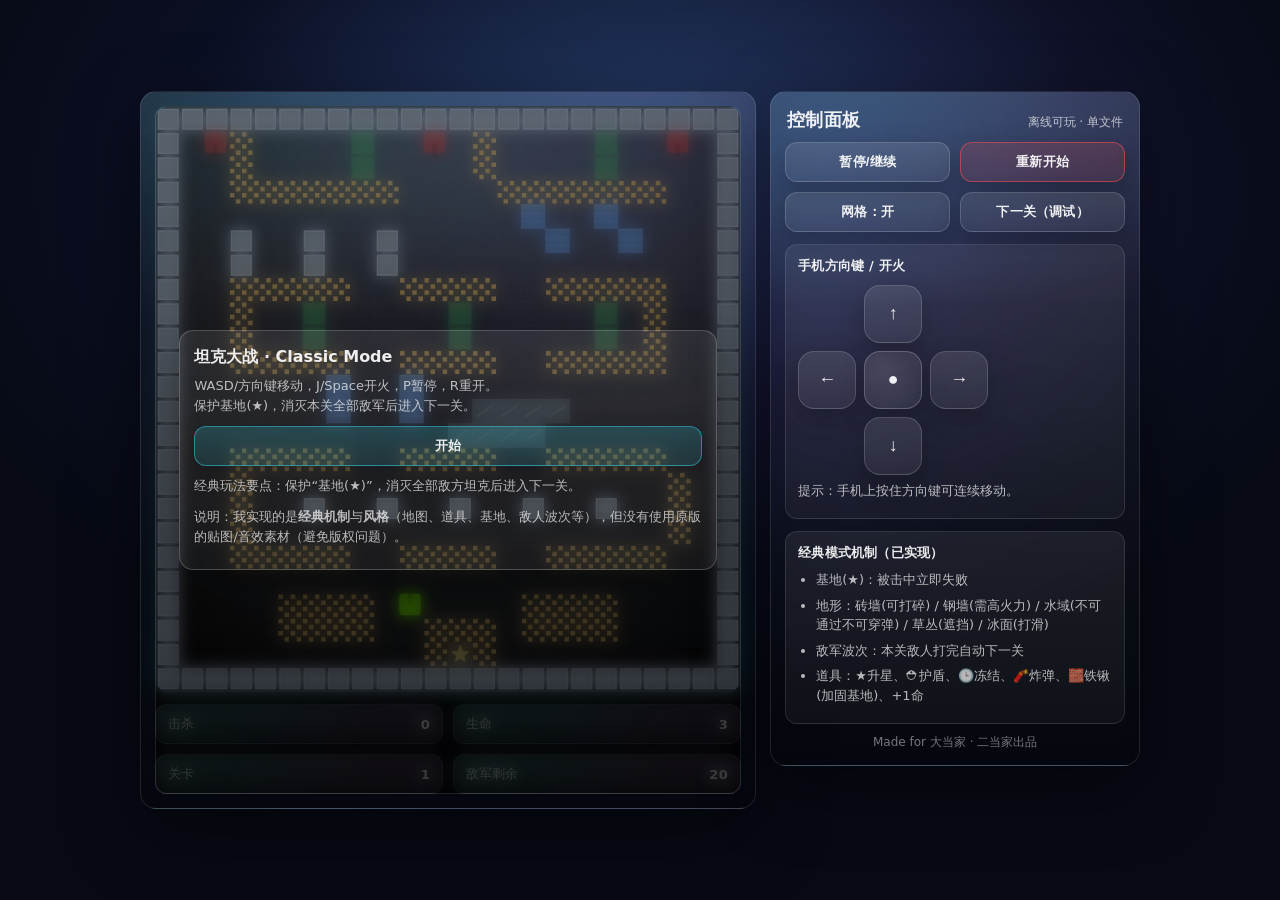
<file: games/tank/index.html>
<!doctype html>
<html lang="zh-CN">
<head>
  <meta charset="utf-8" />
  <meta name="viewport" content="width=device-width,initial-scale=1" />
  <title>坦克大战 · Classic Mode（离线可玩）</title>
  <style>
    :root {
      --bg: #070A14;
      --panel: rgba(255,255,255,.055);
      --panel2: rgba(255,255,255,.095);
      --stroke: rgba(255,255,255,.11);
      --stroke2: rgba(255,255,255,.20);
      --text: rgba(255,255,255,.92);
      --muted: rgba(255,255,255,.70);

      /* Sci-fi HUD palette */
      --cyan: #31E7FF;
      --magenta: #B36BFF;
      --accent: var(--cyan);
      --accent2: var(--magenta);

      --danger: #ff4d4f;
      --grid: rgba(255,255,255,.045);
      --shadow: rgba(0,0,0,.46);
      --glow: rgba(49,231,255,.10);
    }

    * { box-sizing: border-box; }

    /* iOS Safari: reduce accidental zooming on double-tap for controls */
    html, body { 
      -webkit-text-size-adjust: 100%;
      overscroll-behavior: none;
    }
    button, canvas, .dpad { touch-action: manipulation; }
    .dpad button, #btnFire { touch-action: none; }

    body {
      margin: 0;
      min-height: 100vh;
      display: grid;
      place-items: center;
      background:
        radial-gradient(1100px 700px at 50% 14%, rgba(49,231,255,.12) 0%, rgba(49,231,255,0) 40%),
        radial-gradient(1200px 800px at 55% 22%, rgba(179,107,255,.12) 0%, rgba(179,107,255,0) 46%),
        radial-gradient(1200px 820px at 50% 20%, #11173A 0%, var(--bg) 64%);
      color: var(--text);
      font-family: ui-sans-serif, system-ui, -apple-system, "Segoe UI", "PingFang SC", "Microsoft YaHei", Arial;
    }

    /* subtle scanlines */
    body:before{
      content:"";
      position:fixed;
      inset:0;
      pointer-events:none;
      background: repeating-linear-gradient(
        to bottom,
        rgba(255,255,255,.035) 0px,
        rgba(255,255,255,.035) 1px,
        rgba(0,0,0,0) 3px,
        rgba(0,0,0,0) 6px
      );
      opacity:.08;
      mix-blend-mode: overlay;
    }

    .app {
      width: min(1000px, 94vw);
      display: grid;
      grid-template-columns: 1.25fr .75fr;
      gap: 14px;
      align-items: start;
    }

    @media (max-width: 860px) {
      .app { grid-template-columns: 1fr; }
      /* Mobile: keep full map visible, use on-canvas controls */
      .side { display: none; }
    }

    .card {
      border: 1px solid var(--stroke);
      background:
        linear-gradient(180deg, rgba(255,255,255,.09) 0%, rgba(255,255,255,.04) 35%, rgba(0,0,0,.24) 100%),
        radial-gradient(900px 360px at 26% 0%, rgba(49,231,255,.14) 0%, rgba(49,231,255,0) 60%),
        radial-gradient(900px 360px at 76% 0%, rgba(179,107,255,.12) 0%, rgba(179,107,255,0) 60%);
      border-radius: 16px;
      overflow: hidden;
      box-shadow: 0 22px 75px var(--shadow);
      backdrop-filter: blur(10px);
    }

    .gameWrap {
      position: relative;
      padding: 14px;
    }

    /* Mobile HUD controls (NOT covering the map): placed under the HUD on small screens */
    .touchHUD{
      display:none;
      margin-top: 12px;
    }
    @media (max-width: 860px){
      .touchHUD{display:block;}
      /* shrink canvas to keep everything visible without covering */
      canvas{
        max-width: 92vw;
        max-height: calc(100vh - 430px);
      }
    }

    .touchHUD .cluster{
      display:flex;
      justify-content:space-between;
      align-items:flex-end;
      gap: 14px;
    }

    .touchHUD .pad{
      width: 188px;
      height: 188px;
      border-radius: 28px;
      background: rgba(0,0,0,.16);
      border: 1px solid rgba(255,255,255,.14);
      backdrop-filter: blur(8px);
      box-shadow: 0 14px 46px rgba(0,0,0,.30);
      position: relative;
      overflow: hidden;
      touch-action:none;
      user-select:none;
      -webkit-user-select:none;
    }

    /* No-gap 4-way pad: direction decided by angle (left/right/up/down) */
    .touchHUD .pad.padQuad::before{
      content:"";
      position:absolute;
      inset:0;
      background:
        linear-gradient(to right, rgba(255,255,255,.12) 0 50%, rgba(255,255,255,.06) 50% 100%),
        linear-gradient(to bottom, rgba(255,255,255,.12) 0 50%, rgba(255,255,255,.06) 50% 100%);
      mix-blend-mode: overlay;
      opacity:.35;
    }

    .touchHUD .pad.padQuad::after{
      content:"";
      position:absolute;
      left:50%;
      top:50%;
      width: 14px;
      height: 14px;
      transform: translate(-50%,-50%);
      border-radius: 99px;
      border: 1px solid rgba(49,231,255,.25);
      background: rgba(0,0,0,.18);
      box-shadow: 0 0 18px rgba(49,231,255,.14);
    }

    .touchHUD .pad .lab{
      position:absolute;
      width: 56px;
      height: 56px;
      border-radius: 18px;
      display:grid;
      place-items:center;
      font-size: 22px;
      font-weight: 900;
      color: rgba(255,255,255,.88);
      background: rgba(255,255,255,.06);
      border: 1px solid rgba(255,255,255,.10);
      box-shadow: 0 10px 24px rgba(0,0,0,.22);
      pointer-events:none;
    }

    .touchHUD .pad .lab.up{ left:50%; top:12px; transform:translateX(-50%); }
    .touchHUD .pad .lab.down{ left:50%; bottom:12px; transform:translateX(-50%); }
    .touchHUD .pad .lab.left{ left:12px; top:50%; transform:translateY(-50%); }
    .touchHUD .pad .lab.right{ right:12px; top:50%; transform:translateY(-50%); }

    .touchHUD .fire{
      width: 164px;
      height: 164px;
      border-radius: 999px;
      touch-action:none;
      border: 1px solid rgba(49,231,255,.24);
      background: radial-gradient(circle at 30% 30%, rgba(49,231,255,.22), rgba(179,107,255,.10) 55%, rgba(255,255,255,.06));
      box-shadow:
        0 16px 56px rgba(0,0,0,.34),
        0 0 26px rgba(49,231,255,.14);
      font-size: 22px;
    }

    .touchHUD .mini{
      touch-action: manipulation;
      margin-bottom: 10px;
      display:flex;
      gap:10px;
      justify-content:flex-end;
    }

    .touchHUD .mini button{
      padding: 10px 12px;
      border-radius: 999px;
      font-size: 13px;
    }


    canvas {
      width: 100%;
      aspect-ratio: 1/1;
      display: block;
      border-radius: 12px;
      background: linear-gradient(180deg, rgba(255,255,255,.04), rgba(0,0,0,.28));
      border: 1px solid rgba(49,231,255,.22);
      box-shadow:
        0 16px 60px rgba(0,0,0,.30),
        0 0 0 1px rgba(179,107,255,.10) inset,
        0 0 28px rgba(49,231,255,.10);
      user-select: none;
      -webkit-user-select: none;
      -webkit-touch-callout: none;
      touch-action: none;
    }

    .hud {
      margin-top: 12px;
      display: grid;
      grid-template-columns: 1fr 1fr;
      gap: 10px;
    }

    .pill {
      padding: 10px 12px;
      border-radius: 12px;
      background:
        linear-gradient(180deg, rgba(255,255,255,.085), rgba(255,255,255,.045)),
        radial-gradient(260px 120px at 15% 0%, rgba(49,231,255,.10), rgba(49,231,255,0) 70%),
        radial-gradient(260px 120px at 85% 0%, rgba(179,107,255,.08), rgba(179,107,255,0) 70%);
      border: 1px solid rgba(255,255,255,.12);
      display: flex;
      align-items: center;
      justify-content: space-between;
      gap: 10px;
      font-size: 13px;
    }

    .pill span { color: var(--muted); }
    .pill b {
      font-variant-numeric: tabular-nums;
      letter-spacing: .4px;
      text-shadow: 0 0 18px rgba(49,231,255,.12);
    }

    .side { padding: 14px; }

    .title {
      display: flex;
      justify-content: space-between;
      align-items: baseline;
      gap: 10px;
      margin: 2px 2px 10px;
    }

    .title h1 { margin: 0; font-size: 18px; letter-spacing: .2px; }
    .title .sub { color: var(--muted); font-size: 12px; }

    .controls {
      display: grid;
      grid-template-columns: repeat(2, minmax(0, 1fr));
      gap: 10px;
      margin-top: 10px;
    }

    button {
      appearance: none;
      border: 1px solid rgba(255,255,255,.16);
      background: linear-gradient(180deg, rgba(255,255,255,.10), rgba(255,255,255,.06));
      color: var(--text);
      padding: 10px 12px;
      border-radius: 12px;
      cursor: pointer;
      font-weight: 700;
      letter-spacing: .2px;
      box-shadow: 0 10px 26px rgba(0,0,0,.22);
      transition: transform .06s ease, background .15s ease, border-color .15s ease, box-shadow .15s ease;
      user-select: none;
      -webkit-tap-highlight-color: transparent;
    }

    button:hover {
      border-color: rgba(255,255,255,.22);
      background: linear-gradient(180deg, rgba(255,255,255,.12), rgba(255,255,255,.07));
      box-shadow: 0 14px 30px rgba(0,0,0,.26);
    }

    button:active { transform: translateY(1px); }

    button:focus-visible {
      outline: none;
      box-shadow: 0 0 0 3px rgba(49,231,255,.16), 0 14px 30px rgba(0,0,0,.26);
      border-color: rgba(49,231,255,.55);
    }

    .btnPrimary {
      border-color: rgba(49,231,255,.45);
      background: linear-gradient(180deg, rgba(49,231,255,.18), rgba(49,231,255,.10));
    }

    .btnDanger {
      border-color: rgba(255,77,79,.55);
      background: linear-gradient(180deg, rgba(255,77,79,.16), rgba(255,77,79,.10));
    }

    .row {
      margin-top: 12px;
      padding: 12px;
      border-radius: 12px;
      border: 1px solid var(--stroke);
      background: linear-gradient(180deg, rgba(255,255,255,.07), rgba(255,255,255,.045));
    }

    .row h2 { margin: 0 0 8px; font-size: 13px; letter-spacing: .2px; }

    .row p, .row li {
      margin: 6px 0;
      color: var(--muted);
      font-size: 13px;
      line-height: 1.5;
    }

    .row ul { margin: 6px 0 0 18px; padding: 0; }

    .overlay {
      position: absolute;
      inset: 14px;
      border-radius: 12px;
      display: grid;
      place-items: center;
      background: linear-gradient(180deg, rgba(0,0,0,.45), rgba(0,0,0,.70));
      border: 1px solid var(--stroke);
      backdrop-filter: blur(8px);
    }

    .overlayHidden { display: none; }

    .overlayBox {
      width: min(560px, 92%);
      padding: 14px;
      border-radius: 14px;
      background: linear-gradient(180deg, rgba(255,255,255,.08), rgba(255,255,255,.05));
      border: 1px solid var(--stroke2);
      box-shadow: 0 18px 60px rgba(0,0,0,.35);
    }

    .overlayBox h3 { margin: 2px 0 8px; font-size: 16px; }
    .overlayBox p { margin: 8px 0; color: var(--muted); font-size: 13px; line-height: 1.55; }

    .kbd {
      display: inline-block;
      padding: 2px 8px;
      border-radius: 8px;
      border: 1px solid rgba(255,255,255,.20);
      background: rgba(255,255,255,.10);
      color: var(--text);
      font-size: 12px;
      font-weight: 800;
      letter-spacing: .2px;
    }

    .dpad {
      margin-top: 10px;
      display: grid;
      place-items: center;
      grid-template-columns: repeat(3, 58px);
      grid-template-rows: repeat(3, 58px);
      gap: 8px;
    }

    .dpad button {
      width: 58px;
      height: 58px;
      border-radius: 16px;
      font-size: 18px;
    }

    .dpad button#btnFire {
      border-color: rgba(255,255,255,.22);
      background: radial-gradient(circle at 30% 30%, rgba(255,255,255,.14), rgba(255,255,255,.06));
    }

    .dpad .blank { visibility: hidden; }

    .footer { margin-top: 10px; color: rgba(255,255,255,.45); font-size: 12px; text-align: center; }
  </style>
</head>
<body>
  <div class="app">
    <div class="card gameWrap">
      <canvas id="cv" width="720" height="720" aria-label="Tank game canvas"></canvas>

      <div id="overlay" class="overlay">
        <div class="overlayBox">
          <h3>坦克大战 · Classic Mode</h3>
          <p>
            <span class="kbd">WASD</span> / 方向键移动，<span class="kbd">J</span> / <span class="kbd">Space</span> 开火，
            <span class="kbd">P</span> 暂停，<span class="kbd">R</span> 重新开始。
          </p>
          <div class="controls" style="grid-template-columns: 1fr;">
            <button id="btnStart" class="btnPrimary">开始</button>
          </div>
          <p style="margin-top:10px;">
            经典玩法要点：保护“基地(★)”，消灭全部敌方坦克后进入下一关。
          </p>
          <p style="margin-top:10px;">
            说明：我实现的是<strong>经典机制</strong>与<strong>风格</strong>（地图、道具、基地、敌人波次等），但没有使用原版的贴图/音效素材（避免版权问题）。
          </p>
        </div>
      </div>

      <div class="hud">
        <div class="pill"><span>击杀</span><b id="kills">0</b></div>
        <div class="pill"><span>生命</span><b id="lives">3</b></div>
        <div class="pill"><span>关卡</span><b id="level">1</b></div>
        <div class="pill"><span>敌军剩余</span><b id="remain">20</b></div>
      </div>

      <!-- Mobile controls placed BELOW the HUD (won't cover the map) -->
      <div class="touchHUD" aria-label="Touch controls">
        <div class="mini">
          <button id="btnPause2">暂停/继续</button>
          <button id="btnRestart2" class="btnDanger">重开</button>
        </div>
        <div class="cluster">
          <div class="pad padQuad" id="touchPad" role="group" aria-label="方向键">
            <div class="lab up">↑</div>
            <div class="lab down">↓</div>
            <div class="lab left">←</div>
            <div class="lab right">→</div>
          </div>
          <button id="btnFire2" class="fire">●</button>
        </div>
      </div>
    </div>

    <div class="card side">
      <div class="title">
        <h1>控制面板</h1>
        <div class="sub">离线可玩 · 单文件</div>
      </div>

      <div class="controls">
        <button id="btnPause">暂停/继续</button>
        <button id="btnRestart" class="btnDanger">重新开始</button>
        <button id="btnToggleGrid">网格：开</button>
        <button id="btnNextLevel">下一关（调试）</button>
      </div>

      <div class="row">
        <h2>手机方向键 / 开火</h2>
        <div class="dpad" aria-label="Mobile D-pad">
          <button class="blank">·</button>
          <button data-dir="up">↑</button>
          <button class="blank">·</button>
          <button data-dir="left">←</button>
          <button id="btnFire">●</button>
          <button data-dir="right">→</button>
          <button class="blank">·</button>
          <button data-dir="down">↓</button>
          <button class="blank">·</button>
        </div>
        <p>提示：手机上按住方向键可连续移动。</p>
      </div>

      <div class="row">
        <h2>经典模式机制（已实现）</h2>
        <ul>
          <li>基地(★)：被击中立即失败</li>
          <li>地形：砖墙(可打碎) / 钢墙(需高火力) / 水域(不可通过不可穿弹) / 草丛(遮挡) / 冰面(打滑)</li>
          <li>敌军波次：本关敌人打完自动下一关</li>
          <li>道具：★升星、⛑护盾、🕒冻结、🧨炸弹、🧱铁锹(加固基地)、+1命</li>
        </ul>
      </div>

      <div class="footer">Made for 大当家 · 二当家出品</div>
    </div>
  </div>

<script>
(() => {
  'use strict';

  // ===== Canvas =====
  const cv = document.getElementById('cv');
  const ctx = cv.getContext('2d');
  ctx.imageSmoothingEnabled = false;

  // ===== UI =====
  const overlay = document.getElementById('overlay');
  const btnStart = document.getElementById('btnStart');
  const btnPause = document.getElementById('btnPause');
  const btnRestart = document.getElementById('btnRestart');
  const btnToggleGrid = document.getElementById('btnToggleGrid');
  const btnNextLevel = document.getElementById('btnNextLevel');
  const btnFire = document.getElementById('btnFire');

  // Mobile on-canvas controls
  const btnPause2 = document.getElementById('btnPause2');
  const btnRestart2 = document.getElementById('btnRestart2');
  const btnFire2 = document.getElementById('btnFire2');
  const touchPad = document.getElementById('touchPad');

  const elKills = document.getElementById('kills');
  const elLives = document.getElementById('lives');
  const elLevel = document.getElementById('level');
  const elRemain = document.getElementById('remain');

  // ===== Constants =====
  const GRID = 24;             // 24x24 tile map (720/24 => 30px)
  const TILE = cv.width / GRID;

  const DIRS = {
    up:    { x: 0,  y: -1, a: -Math.PI/2 },
    down:  { x: 0,  y: 1,  a: Math.PI/2 },
    left:  { x: -1, y: 0,  a: Math.PI },
    right: { x: 1,  y: 0,  a: 0 },
  };

  // Tile types
  const T = {
    EMPTY: 0,
    BRICK: 1,
    STEEL: 2,
    WATER: 3,
    FOREST: 4,
    ICE: 5,
    BASE: 6,
  };

  const clamp = (n, lo, hi) => Math.max(lo, Math.min(hi, n));
  const rndPick = (arr) => arr[Math.floor(Math.random() * arr.length)];

  // ===== Levels (handcrafted, classic-ish) =====
  // Legend: . empty, # brick, S steel, ~ water, ^ forest, * ice
  const LEVELS = [
    [
      'SSSSSSSSSSSSSSSSSSSSSSSS',
      'S..#....^....#....^....S',
      'S..#....^....#....^....S',
      'S..#######....#######..S',
      'S..............~..~....S',
      'S..S..S..S......~..~...S',
      'S..S..S..S.............S',
      'S..#####..####..#####..S',
      'S..#..^.....^.....^.#..S',
      'S..#..^.....^.....^.#..S',
      'S..#####..####..#####..S',
      'S......~..~........... S'.replace(' ','.'),
      'S......~..~..****......S',
      'S...........****...... S'.replace(' ','.'),
      'S..#####..####..#####..S',
      'S..#.................#.S',
      'S..#..S..S..S..S..S..#.S',
      'S..#.................#.S',
      'S..#####..####..#####..S',
      'S......................S',
      'S....####......####....S',
      'S....####......####....S',
      'S......................S',
      'SSSSSSSSSSSSSSSSSSSSSSSS',
    ],
    [
      'SSSSSSSSSSSSSSSSSSSSSSSS',
      'S..~~~~....####....~~~~.S',
      'S..~~~~....####....~~~~.S',
      'S..####....^^^^....####.S',
      'S..####....^^^^....####.S',
      'S..........####..........S'.slice(0,24),
      'S..S..S..S..S..S..S..S..S',
      'S..#..#..#..#..#..#..#..S',
      'S..#..#..#..#..#..#..#..S',
      'S..S..S..S..S..S..S..S..S',
      'S....****........****...S',
      'S....****........****...S',
      'S..........####..........S'.slice(0,24),
      'S..####....####....####.S',
      'S..####....####....####.S',
      'S..~~~~.............~~~~S',
      'S..~~~~.............~~~~S',
      'S..####..S..S..S..####..S',
      'S..#..................#.S',
      'S..#..^^^^^^^^^^^^^^^^#.S',
      'S..#..................#.S',
      'S..####..S..S..S..####..S',
      'S......................S',
      'SSSSSSSSSSSSSSSSSSSSSSSS',
    ],
    [
      'SSSSSSSSSSSSSSSSSSSSSSSS',
      'S..#..#..#..#..#..#..#..S',
      'S..#..#..#..#..#..#..#..S',
      'S..#..S..S..S..S..S..#..S',
      'S..#..................#..S'.slice(0,24),
      'S..#..~~~~..####..~~~~#..S'.slice(0,24),
      'S..#..~~~~..####..~~~~#..S'.slice(0,24),
      'S..#..####..^^^^..#####..S'.slice(0,24),
      'S..#..####..^^^^..#####..S'.slice(0,24),
      'S..#..................#..S'.slice(0,24),
      'S..#..****........****#..S'.slice(0,24),
      'S..#..****........****#..S'.slice(0,24),
      'S..#..................#..S'.slice(0,24),
      'S..#..S..S..S..S..S..#..S',
      'S..#..#..#..#..#..#..#..S',
      'S......................S',
      'S..####..####..####..###S',
      'S..#..................#.S',
      'S..#..^^^^^^^^^^^^^^^^#.S',
      'S..#..................#.S',
      'S..###..####..####..####S',
      'S......................S',
      'S......................S',
      'SSSSSSSSSSSSSSSSSSSSSSSS',
    ],
  ];

  function parseLevel(lines) {
    const map = new Array(GRID * GRID).fill(T.EMPTY);
    for (let y = 0; y < GRID; y++) {
      const row = (lines[y] || '').padEnd(GRID, '.').slice(0, GRID);
      for (let x = 0; x < GRID; x++) {
        const c = row[x];
        const idx = y * GRID + x;
        map[idx] = (
          c === '#' ? T.BRICK :
          c === 'S' ? T.STEEL :
          c === '~' ? T.WATER :
          c === '^' ? T.FOREST :
          c === '*' ? T.ICE :
          T.EMPTY
        );
      }
    }
    return map;
  }

  // ===== Game state =====
  let showGrid = true;
  let running = false;
  let paused = false;
  let gameOver = false;

  let kills = 0;
  let lives = 3;
  let level = 1;

  // enemy wave like classic: 20 per stage, max on-screen 4
  let enemyTotal = 20;
  let enemyRemaining = 20; // includes queued + alive
  let enemyQueue = 20;
  const MAX_ENEMIES_ON_SCREEN = 4;

  // power-ups
  let power = null;
  let freezeTimer = 0;
  let shovelTimer = 0;

  // map
  let map = [];
  let base = { x: Math.floor(GRID / 2), y: GRID - 2, alive: true };
  let baseRingBackup = null; // for shovel effect

  // entities
  let player;
  let enemies = [];
  let bullets = [];

  // input
  const keys = new Set();
  let touchDir = null;

  // timing
  let lastTs = null;

  // ===== Helpers =====
  const inBounds = (x, y) => x >= 0 && x < GRID && y >= 0 && y < GRID;
  const idx = (x, y) => y * GRID + x;
  const tileAt = (x, y) => (inBounds(x, y) ? map[idx(x, y)] : T.STEEL);
  const setTile = (x, y, v) => { if (inBounds(x, y)) map[idx(x, y)] = v; };

  function setHUD() {
    elKills.textContent = String(kills);
    elLives.textContent = String(lives);
    elLevel.textContent = String(level);
    elRemain.textContent = String(enemyRemaining);
  }

  function showOverlay(title, html) {
    overlay.classList.remove('overlayHidden');
    overlay.querySelector('h3').textContent = title;
    overlay.querySelector('p').innerHTML = html;
    btnStart.textContent = (running && paused) ? '继续' : '开始';
  }

  function hideOverlay() { overlay.classList.add('overlayHidden'); }

  function roundRect(x, y, w, h, r) {
    const rr = Math.min(r, w/2, h/2);
    ctx.beginPath();
    ctx.moveTo(x + rr, y);
    ctx.arcTo(x + w, y, x + w, y + h, rr);
    ctx.arcTo(x + w, y + h, x, y + h, rr);
    ctx.arcTo(x, y + h, x, y, rr);
    ctx.arcTo(x, y, x + w, y, rr);
    ctx.closePath();
  }

  function aabb(a, b) {
    return !(a.x + a.w <= b.x || a.x >= b.x + b.w || a.y + a.h <= b.y || a.y >= b.y + b.h);
  }

  function tankRect(t) { return { x: t.x, y: t.y, w: t.w, h: t.h }; }

  function isSolidTile(tid) {
    return tid === T.BRICK || tid === T.STEEL || tid === T.WATER || tid === T.BASE;
  }

  function tankCanMove(t, nx, ny) {
    const pad = TILE * 0.10;
    const corners = [
      { x: nx + pad,         y: ny + pad },
      { x: nx + t.w - pad,   y: ny + pad },
      { x: nx + pad,         y: ny + t.h - pad },
      { x: nx + t.w - pad,   y: ny + t.h - pad },
    ];
    for (const c of corners) {
      const cx = Math.floor(c.x / TILE);
      const cy = Math.floor(c.y / TILE);
      const tid = tileAt(cx, cy);
      if (isSolidTile(tid)) return false;
    }

    // also prevent overlapping with base rect (in case base tile is not solid due to rendering)
    if (base.alive) {
      const br = { x: base.x * TILE, y: base.y * TILE, w: TILE, h: TILE };
      if (aabb({ x: nx, y: ny, w: t.w, h: t.h }, br)) return false;
    }

    return true;
  }

  function tileUnderTank(t) {
    const cx = Math.floor((t.x + t.w/2) / TILE);
    const cy = Math.floor((t.y + t.h/2) / TILE);
    return tileAt(cx, cy);
  }

  // ===== Power-ups =====
  const POWER_TYPES = ['star','helmet','clock','bomb','shovel','life'];

  function spawnPowerUp() {
    // 1 active at a time, like classic
    if (power) return;

    // pick empty tile that isn't near base
    for (let tries = 0; tries < 2000; tries++) {
      const x = 2 + Math.floor(Math.random() * (GRID - 4));
      const y = 2 + Math.floor(Math.random() * (GRID - 6));
      const nearBase = (Math.abs(x - base.x) <= 3) && (Math.abs(y - base.y) <= 3);
      if (nearBase) continue;
      if (tileAt(x, y) !== T.EMPTY) continue;
      power = { x, y, kind: rndPick(POWER_TYPES), ttl: 18, blink: 0 };
      return;
    }
  }

  function applyPower(kind) {
    if (kind === 'star') {
      player.rank = clamp(player.rank + 1, 0, 3);
    } else if (kind === 'helmet') {
      player.shield = 8.0;
    } else if (kind === 'clock') {
      freezeTimer = 8.0;
    } else if (kind === 'bomb') {
      // destroy all enemies on screen
      kills += enemies.length;
      enemyRemaining = Math.max(0, enemyRemaining - enemies.length);
      enemies = [];
    } else if (kind === 'shovel') {
      shovelTimer = 10.0;
      fortifyBase(true);
    } else if (kind === 'life') {
      lives += 1;
    }
  }

  function fortifyBase(steel) {
    // ring around base (3x3 excluding center)
    const coords = [];
    for (let dy = -1; dy <= 1; dy++) for (let dx = -1; dx <= 1; dx++) {
      if (dx === 0 && dy === 0) continue;
      coords.push({ x: base.x + dx, y: base.y + dy });
    }

    if (!baseRingBackup) {
      baseRingBackup = coords.map(c => ({ ...c, v: tileAt(c.x, c.y) }));
    }

    for (const c of coords) {
      // keep border steel
      if (!inBounds(c.x, c.y)) continue;
      setTile(c.x, c.y, steel ? T.STEEL : T.BRICK);
    }
  }

  function restoreBaseRing() {
    if (!baseRingBackup) return;
    for (const c of baseRingBackup) setTile(c.x, c.y, c.v);
    baseRingBackup = null;
  }

  // ===== Entities =====
  function spawnPlayer() {
    player = {
      x: (base.x - 2) * TILE,
      y: (GRID - 4) * TILE,
      w: TILE * 0.88,
      h: TILE * 0.88,
      dir: DIRS.up,
      speed: TILE * 6.0,   // px/s
      cooldown: 0,
      rank: 0,             // star upgrades 0..3
      shield: 0,
      slideHold: 0,
    };
  }

  const ENEMY_TYPES = [
    { name: 'basic',  hp: 1, speed: 4.1, fire: 1.2 },
    { name: 'fast',   hp: 1, speed: 5.6, fire: 1.0 },
    { name: 'power',  hp: 1, speed: 4.4, fire: 0.8 },
    { name: 'armor',  hp: 3, speed: 3.8, fire: 1.0 },
  ];

  const SPAWNS = [
    { x: 2, y: 1 },
    { x: Math.floor(GRID/2) - 1, y: 1 },
    { x: GRID - 3, y: 1 },
  ];

  function spawnEnemy() {
    if (enemyQueue <= 0) return;
    if (enemies.length >= MAX_ENEMIES_ON_SCREEN) return;

    // find a free spawn
    const spots = [...SPAWNS].sort(() => Math.random() - 0.5);
    for (const s of spots) {
      const ex = s.x * TILE;
      const ey = s.y * TILE;
      const candidate = { x: ex, y: ey, w: TILE*0.88, h: TILE*0.88 };

      // must not overlap player/enemies
      if (player && aabb(candidate, tankRect(player))) continue;
      if (enemies.some(e => aabb(candidate, tankRect(e)))) continue;

      const type = rndPick(ENEMY_TYPES);
      const bonus = (Math.random() < 0.18); // bonus carrier like classic

      enemies.push({
        x: ex, y: ey,
        w: TILE*0.88, h: TILE*0.88,
        dir: DIRS.down,
        speed: TILE * type.speed,
        cooldown: 0.4,
        think: 0.3,
        hp: type.hp,
        kind: type.name,
        bonus,
        spawnInv: 1.0,
      });

      enemyQueue -= 1;
      return;
    }
  }

  function bulletFrom(tank, friendly) {
    const dx = tank.dir.x, dy = tank.dir.y;
    const power = friendly ? tank.rank : 0;
    const bSpeed = TILE * (power >= 2 ? 18 : 14);
    const damage = (friendly && power >= 3) ? 2 : 1;

    const bx = tank.x + tank.w/2 + dx * (tank.w * 0.55);
    const by = tank.y + tank.h/2 + dy * (tank.h * 0.55);

    bullets.push({
      x: bx, y: by,
      w: TILE * 0.18, h: TILE * 0.18,
      vx: dx * bSpeed,
      vy: dy * bSpeed,
      ttl: 2.4,
      friendly,
      damage,
      power,
    });
  }

  function limitPlayerBullets() {
    // classic: player may have 1 bullet, with upgrades can have 2
    const max = (player.rank >= 2) ? 2 : 1;
    const alive = bullets.filter(b => b.friendly).length;
    return alive < max;
  }

  // ===== Setup base + ring =====
  function placeBase() {
    base = { x: Math.floor(GRID/2), y: GRID - 2, alive: true };

    // clear base tile
    setTile(base.x, base.y, T.BASE);

    // put bricks around
    for (let dy = -1; dy <= 1; dy++) for (let dx = -1; dx <= 1; dx++) {
      if (dx === 0 && dy === 0) continue;
      const x = base.x + dx, y = base.y + dy;
      if (tileAt(x, y) === T.EMPTY) setTile(x, y, T.BRICK);
    }
  }

  // ===== Game flow =====
  function loadStage(n) {
    const lines = LEVELS[(n - 1) % LEVELS.length];
    map = parseLevel(lines);

    // place base on top of map
    placeBase();

    enemies = [];
    bullets = [];
    power = null;

    freezeTimer = 0;
    shovelTimer = 0;
    restoreBaseRing();

    enemyTotal = 20 + Math.min(10, (n - 1) * 2);
    enemyRemaining = enemyTotal;
    enemyQueue = enemyTotal;

    spawnPlayer();

    // initial spawns
    for (let i = 0; i < 3; i++) spawnEnemy();

    setHUD();
    draw();
  }

  function resetGame() {
    kills = 0;
    lives = 3;
    level = 1;
    running = false;
    paused = false;
    gameOver = false;

    loadStage(level);

    showOverlay('坦克大战 · Classic Mode',
      'WASD/方向键移动，J/Space开火，P暂停，R重开。<br/>' +
      '保护基地(★)，消灭本关全部敌军后进入下一关。'
    );
  }

  function startOrResume() {
    if (gameOver) {
      resetGame();
    }
    running = true;
    paused = false;
    hideOverlay();
    lastTs = null;
    requestAnimationFrame(loop);
  }

  function togglePause() {
    if (!running || gameOver) return;
    paused = !paused;
    if (paused) showOverlay('暂停', '按 <span class="kbd">P</span> 或按钮继续。');
    else {
      hideOverlay();
      lastTs = null;
      requestAnimationFrame(loop);
    }
  }

  function endGame(reason) {
    gameOver = true;
    paused = true;
    running = true;
    showOverlay('游戏结束', `${reason || '失败'}<br/>击杀：<b style="color:var(--accent)">${kills}</b> · 按 <span class="kbd">R</span> 重新开始`);
  }

  function winStage() {
    level += 1;
    loadStage(level);
    // brief pause between stages
    paused = true;
    running = true;
    showOverlay(`第 ${level} 关`, '准备好了就点“开始/继续”。');
  }

  // ===== Update =====
  function updateTimers(dt) {
    if (freezeTimer > 0) freezeTimer = Math.max(0, freezeTimer - dt);

    if (shovelTimer > 0) {
      shovelTimer = Math.max(0, shovelTimer - dt);
      if (shovelTimer === 0) {
        restoreBaseRing();
      }
    }

    if (power) {
      power.ttl = Math.max(0, power.ttl - dt);
      power.blink += dt;
      if (power.ttl === 0) power = null;
    }

    if (player && player.shield > 0) player.shield = Math.max(0, player.shield - dt);
  }

  function updatePlayer(dt) {
    if (!player) return;

    const onIce = (tileUnderTank(player) === T.ICE);

    // read input
    const up = keys.has('arrowup') || keys.has('w') || touchDir === 'up';
    const down = keys.has('arrowdown') || keys.has('s') || touchDir === 'down';
    const left = keys.has('arrowleft') || keys.has('a') || touchDir === 'left';
    const right = keys.has('arrowright') || keys.has('d') || touchDir === 'right';

    let mvx = 0, mvy = 0;
    if (up)    { mvy = -1; player.dir = DIRS.up; }
    else if (down)  { mvy =  1; player.dir = DIRS.down; }
    else if (left)  { mvx = -1; player.dir = DIRS.left; }
    else if (right) { mvx =  1; player.dir = DIRS.right; }

    // ice sliding: keep moving briefly even if input released
    if (onIce) {
      if (mvx !== 0 || mvy !== 0) player.slideHold = 0.20;
      else if (player.slideHold > 0) {
        player.slideHold = Math.max(0, player.slideHold - dt);
        mvx = player.dir.x;
        mvy = player.dir.y;
      }
    } else {
      player.slideHold = 0;
    }

    const sp = player.speed;
    const nx = player.x + mvx * sp * dt;
    const ny = player.y + mvy * sp * dt;

    if (mvx !== 0 || mvy !== 0) {
      if (tankCanMove(player, nx, player.y)) player.x = nx;
      if (tankCanMove(player, player.x, ny)) player.y = ny;
    }

    player.cooldown = Math.max(0, player.cooldown - dt);

    const fire = keys.has('j') || keys.has(' ') || keys.has('space') || keys.has('spacebar');
    if (fire && player.cooldown <= 0 && limitPlayerBullets()) {
      bulletFrom(player, true);
      // faster fire at higher rank
      player.cooldown = (player.rank >= 1) ? 0.18 : 0.25;
    }

    // pickup power-up
    if (power) {
      const pr = { x: power.x * TILE + TILE*0.12, y: power.y * TILE + TILE*0.12, w: TILE*0.76, h: TILE*0.76 };
      if (aabb(tankRect(player), pr)) {
        applyPower(power.kind);
        power = null;
      }
    }
  }

  function enemyTryShoot(e) {
    // simple: sometimes shoot in their current direction; power type shoots more
    const baseProb = (e.kind === 'power') ? 0.055 : 0.040;
    if (Math.random() < baseProb && e.cooldown <= 0) {
      bulletFrom(e, false);
      e.cooldown = (e.kind === 'power') ? 0.55 : 0.80;
    }
  }

  function updateEnemy(e, dt) {
    if (e.spawnInv > 0) e.spawnInv = Math.max(0, e.spawnInv - dt);

    if (freezeTimer > 0) {
      // frozen
      e.cooldown = Math.max(0, e.cooldown - dt);
      return;
    }

    e.cooldown = Math.max(0, e.cooldown - dt);
    e.think = Math.max(0, e.think - dt);

    if (e.think <= 0) {
      // choose direction: bias towards player/base
      const bias = Math.random();
      if (bias < 0.45 && player) {
        const dx = (player.x - e.x);
        const dy = (player.y - e.y);
        if (Math.abs(dx) > Math.abs(dy)) e.dir = dx > 0 ? DIRS.right : DIRS.left;
        else e.dir = dy > 0 ? DIRS.down : DIRS.up;
      } else if (bias < 0.70) {
        // aim at base
        const dx = (base.x * TILE - e.x);
        const dy = (base.y * TILE - e.y);
        if (Math.abs(dx) > Math.abs(dy)) e.dir = dx > 0 ? DIRS.right : DIRS.left;
        else e.dir = dy > 0 ? DIRS.down : DIRS.up;
      } else {
        e.dir = rndPick([DIRS.up, DIRS.down, DIRS.left, DIRS.right]);
      }
      e.think = 0.20 + Math.random() * 0.55;
    }

    const nx = e.x + e.dir.x * e.speed * dt;
    const ny = e.y + e.dir.y * e.speed * dt;

    // prevent overlapping with other tanks
    const test = { x: nx, y: ny, w: e.w, h: e.h };
    const overlap = (player && aabb(test, tankRect(player))) || enemies.some(o => o !== e && aabb(test, tankRect(o)));

    if (!overlap && tankCanMove(e, nx, e.y)) e.x = nx;
    else e.think = 0;

    const test2 = { x: e.x, y: ny, w: e.w, h: e.h };
    const overlap2 = (player && aabb(test2, tankRect(player))) || enemies.some(o => o !== e && aabb(test2, tankRect(o)));

    if (!overlap2 && tankCanMove(e, e.x, ny)) e.y = ny;
    else e.think = 0;

    enemyTryShoot(e);
  }

  function updateBullets(dt) {
    for (const b of bullets) {
      b.x += b.vx * dt;
      b.y += b.vy * dt;
      b.ttl -= dt;

      if (b.ttl <= 0) continue;

      // out of bounds
      if (b.x < -TILE || b.x > cv.width + TILE || b.y < -TILE || b.y > cv.height + TILE) {
        b.ttl = 0;
        continue;
      }

      // tile collision
      const cx = Math.floor(b.x / TILE);
      const cy = Math.floor(b.y / TILE);
      const tid = tileAt(cx, cy);

      if (tid === T.BRICK) {
        setTile(cx, cy, T.EMPTY);
        b.ttl = 0;
      } else if (tid === T.STEEL) {
        if (b.friendly && b.power >= 3) {
          setTile(cx, cy, T.EMPTY);
        }
        b.ttl = 0;
      } else if (tid === T.WATER) {
        b.ttl = 0;
      } else if (tid === T.BASE) {
        // base hit
        base.alive = false;
        b.ttl = 0;
        endGame('基地被击中');
        continue;
      }

      // tank collision
      if (b.ttl <= 0) continue;

      if (b.friendly) {
        for (const e of enemies) {
          // ignore spawn inv
          if (e.spawnInv > 0) continue;
          if (aabb({ x: b.x - b.w/2, y: b.y - b.h/2, w: b.w, h: b.h }, tankRect(e))) {
            b.ttl = 0;
            e.hp -= b.damage;
            if (e.hp <= 0) {
              kills += 1;
              enemyRemaining = Math.max(0, enemyRemaining - 1);
              if (e.bonus) spawnPowerUp();
            }
            break;
          }
        }
      } else {
        if (player && player.shield <= 0) {
          const br = { x: b.x - b.w/2, y: b.y - b.h/2, w: b.w, h: b.h };
          if (aabb(br, tankRect(player))) {
            b.ttl = 0;
            lives -= 1;
            if (lives <= 0) {
              endGame('被击中，坦克全毁');
            } else {
              spawnPlayer();
              player.shield = 2.0;
            }
          }
        }
      }
    }

    // remove dead bullets
    for (let i = bullets.length - 1; i >= 0; i--) {
      if (bullets[i].ttl <= 0) bullets.splice(i, 1);
    }

    // remove dead enemies
    for (let i = enemies.length - 1; i >= 0; i--) {
      if (enemies[i].hp <= 0) enemies.splice(i, 1);
    }
  }

  function updateSpawns(dt) {
    // drip spawn
    if (!running || paused || gameOver) return;

    // spawn more enemies if needed
    if (enemyQueue > 0 && enemies.length < MAX_ENEMIES_ON_SCREEN) {
      // chance per frame
      if (Math.random() < 0.06) spawnEnemy();
    }

    // win condition
    if (!gameOver && enemyRemaining === 0 && enemies.length === 0 && enemyQueue === 0) {
      winStage();
    }
  }

  // ===== Render =====
  function drawGrid() {
    if (!showGrid) return;
    ctx.save();
    ctx.strokeStyle = getComputedStyle(document.documentElement).getPropertyValue('--grid');
    ctx.lineWidth = 1;
    for (let i = 1; i < GRID; i++) {
      const p = i * TILE;
      ctx.beginPath();
      ctx.moveTo(p, 0); ctx.lineTo(p, cv.height); ctx.stroke();
      ctx.beginPath();
      ctx.moveTo(0, p); ctx.lineTo(cv.width, p); ctx.stroke();
    }
    ctx.restore();
  }

  function drawTile(x, y, tid) {
    const px = x * TILE;
    const py = y * TILE;

    if (tid === T.BRICK) {
      // pixel bricks
      ctx.fillStyle = 'rgba(255,210,120,.95)';
      const b = TILE/4;
      for (let yy = 0; yy < 4; yy++) {
        for (let xx = 0; xx < 4; xx++) {
          if ((xx + yy) % 2 === 0) ctx.fillRect(px + xx*b + 1, py + yy*b + 1, b - 2, b - 2);
        }
      }
    } else if (tid === T.STEEL) {
      ctx.fillStyle = 'rgba(210,230,255,.90)';
      ctx.fillRect(px + 2, py + 2, TILE - 4, TILE - 4);
      ctx.fillStyle = 'rgba(0,0,0,.18)';
      ctx.fillRect(px + 4, py + 4, TILE - 8, TILE - 8);
    } else if (tid === T.WATER) {
      ctx.fillStyle = 'rgba(110,170,255,.65)';
      ctx.fillRect(px, py, TILE, TILE);
      ctx.fillStyle = 'rgba(255,255,255,.12)';
      for (let i = 0; i < 3; i++) {
        const yy = py + (i * TILE/3);
        ctx.fillRect(px, yy, TILE, 2);
      }
    } else if (tid === T.ICE) {
      ctx.fillStyle = 'rgba(180,230,255,.22)';
      ctx.fillRect(px, py, TILE, TILE);
      ctx.strokeStyle = 'rgba(255,255,255,.20)';
      ctx.lineWidth = 2;
      ctx.beginPath();
      ctx.moveTo(px + TILE*0.15, py + TILE*0.75);
      ctx.lineTo(px + TILE*0.85, py + TILE*0.25);
      ctx.stroke();
    } else if (tid === T.BASE) {
      // base tile is drawn separately
    }
  }

  function drawBase() {
    const px = base.x * TILE;
    const py = base.y * TILE;
    ctx.save();

    // background
    ctx.fillStyle = base.alive ? 'rgba(255,255,255,.08)' : 'rgba(255,77,79,.16)';
    ctx.fillRect(px, py, TILE, TILE);

    // star emblem
    ctx.fillStyle = base.alive ? 'rgba(255,230,120,.95)' : 'rgba(255,77,79,.95)';
    const cx = px + TILE/2;
    const cy = py + TILE/2;
    const r1 = TILE*0.40;
    const r2 = TILE*0.18;
    ctx.beginPath();
    for (let i = 0; i < 10; i++) {
      const a = -Math.PI/2 + i * Math.PI/5;
      const r = (i % 2 === 0) ? r1 : r2;
      const x = cx + Math.cos(a)*r;
      const y = cy + Math.sin(a)*r;
      if (i === 0) ctx.moveTo(x, y); else ctx.lineTo(x, y);
    }
    ctx.closePath();
    ctx.fill();

    ctx.restore();
  }

  function drawTank(t, isPlayer) {
    ctx.save();
    const baseColor = isPlayer ? 'rgba(124,252,0,.92)' : 'rgba(255,77,79,.92)';
    const shadow = isPlayer ? 'rgba(124,252,0,.28)' : 'rgba(255,77,79,.28)';

    // spawn inv blink
    if (!isPlayer && t.spawnInv > 0 && Math.floor(t.spawnInv * 12) % 2 === 0) {
      ctx.globalAlpha = 0.45;
    }

    ctx.fillStyle = baseColor;
    ctx.shadowColor = shadow;
    ctx.shadowBlur = 10;
    roundRect(t.x, t.y, t.w, t.h, TILE*0.14);
    ctx.fill();

    // turret
    const cx = t.x + t.w/2;
    const cy = t.y + t.h/2;
    ctx.shadowBlur = 0;
    ctx.fillStyle = 'rgba(0,0,0,.35)';
    ctx.translate(cx, cy);
    ctx.rotate(t.dir.a);
    roundRect(0, -t.w*0.12, t.w*0.70, t.w*0.24, t.w*0.12);
    ctx.fill();
    ctx.resetTransform();

    // player shield
    if (isPlayer && t.shield > 0 && Math.floor(t.shield * 10) % 2 === 0) {
      ctx.strokeStyle = 'rgba(255,255,255,.65)';
      ctx.lineWidth = 3;
      ctx.beginPath();
      ctx.arc(t.x + t.w/2, t.y + t.h/2, t.w*0.72, 0, Math.PI*2);
      ctx.stroke();
    }

    // enemy armor indication
    if (!isPlayer && t.kind === 'armor') {
      ctx.fillStyle = 'rgba(255,255,255,.16)';
      ctx.fillRect(t.x + 4, t.y + 4, t.w - 8, 3);
    }

    ctx.restore();
  }

  function drawBullet(b) {
    ctx.save();
    ctx.fillStyle = b.friendly ? 'rgba(255,255,255,.92)' : 'rgba(255,130,130,.92)';
    roundRect(b.x - b.w/2, b.y - b.h/2, b.w, b.h, b.w);
    ctx.fill();
    ctx.restore();
  }

  function drawPower() {
    if (!power) return;
    // blink
    if (Math.floor(power.blink * 6) % 2 === 0) return;

    const px = power.x * TILE;
    const py = power.y * TILE;

    ctx.save();
    ctx.fillStyle = 'rgba(255,255,255,.14)';
    roundRect(px + TILE*0.10, py + TILE*0.10, TILE*0.80, TILE*0.80, TILE*0.18);
    ctx.fill();

    // icon
    ctx.fillStyle = 'rgba(255,255,255,.92)';
    ctx.font = `700 ${Math.floor(TILE*0.52)}px ui-sans-serif, system-ui`;
    ctx.textAlign = 'center';
    ctx.textBaseline = 'middle';
    const icon = (
      power.kind === 'star' ? '★' :
      power.kind === 'helmet' ? '⛑' :
      power.kind === 'clock' ? '🕒' :
      power.kind === 'bomb' ? '🧨' :
      power.kind === 'shovel' ? '🧱' :
      '＋'
    );
    ctx.fillText(icon, px + TILE/2, py + TILE/2 + 1);

    ctx.restore();
  }

  function draw() {
    ctx.clearRect(0, 0, cv.width, cv.height);

    // vignette
    const grad = ctx.createRadialGradient(cv.width/2, cv.height/2, cv.width*0.05, cv.width/2, cv.height/2, cv.width*0.7);
    grad.addColorStop(0, 'rgba(255,255,255,0.03)');
    grad.addColorStop(1, 'rgba(0,0,0,0.25)');
    ctx.fillStyle = grad;
    ctx.fillRect(0, 0, cv.width, cv.height);

    drawGrid();

    // draw solid tiles (except forest which is overlay)
    for (let y = 0; y < GRID; y++) {
      for (let x = 0; x < GRID; x++) {
        const tid = tileAt(x, y);
        if (tid === T.FOREST || tid === T.EMPTY) continue;
        if (tid === T.BASE) continue;
        drawTile(x, y, tid);
      }
    }

    // base
    drawBase();

    // power-ups
    drawPower();

    // bullets
    for (const b of bullets) if (b.ttl > 0) drawBullet(b);

    // tanks
    if (player) drawTank(player, true);
    for (const e of enemies) drawTank(e, false);

    // forest overlay (covers tanks like classic)
    for (let y = 0; y < GRID; y++) {
      for (let x = 0; x < GRID; x++) {
        if (tileAt(x, y) !== T.FOREST) continue;
        const px = x * TILE;
        const py = y * TILE;
        ctx.fillStyle = 'rgba(80,200,120,.18)';
        ctx.fillRect(px, py, TILE, TILE);
        ctx.fillStyle = 'rgba(80,200,120,.26)';
        ctx.fillRect(px + 2, py + 2, TILE - 4, TILE - 4);
      }
    }

    // freeze indicator
    if (freezeTimer > 0) {
      ctx.save();
      ctx.fillStyle = 'rgba(180,230,255,.06)';
      ctx.fillRect(0, 0, cv.width, cv.height);
      ctx.restore();
    }
  }

  // ===== Loop =====
  function loop(ts) {
    if (!running || paused || gameOver) return;
    if (lastTs == null) lastTs = ts;
    const dt = Math.min(0.05, (ts - lastTs) / 1000);
    lastTs = ts;

    updateTimers(dt);
    updatePlayer(dt);
    for (const e of enemies) updateEnemy(e, dt);
    updateBullets(dt);
    updateSpawns(dt);

    setHUD();
    draw();
    requestAnimationFrame(loop);
  }

  // ===== Input =====
  // iOS Safari: prevent double-tap to zoom on specific controls
  function preventDblTapZoom(el) {
    if (!el) return;
    let last = 0;
    el.addEventListener('touchend', (e) => {
      const now = Date.now();
      if (now - last < 350) {
        e.preventDefault();
      }
      last = now;
    }, { passive: false });
  }

  preventDblTapZoom(btnFire);
  preventDblTapZoom(btnFire2);
  // NOTE: dpad const is declared later; avoid TDZ by querying directly here
  preventDblTapZoom(document.querySelector('.dpad'));
  preventDblTapZoom(touchPad);
  preventDblTapZoom(btnStart);
  preventDblTapZoom(btnPause);
  preventDblTapZoom(btnRestart);
  preventDblTapZoom(btnPause2);
  preventDblTapZoom(btnRestart2);

  function keyNorm(k) {
    const t = k.toLowerCase();
    if (t === ' ') return 'space';
    return t;
  }

  window.addEventListener('keydown', (e) => {
    const k = keyNorm(e.key);
    keys.add(k);

    if (k === 'p') {
      e.preventDefault();
      if (!running) startOrResume();
      else togglePause();
    }
    if (k === 'r') {
      e.preventDefault();
      resetGame();
      startOrResume();
    }
    if (k === ' ') {
      e.preventDefault();
    }
  }, { passive: false });

  window.addEventListener('keyup', (e) => {
    keys.delete(keyNorm(e.key));
  });

  // Touch controls (hold) - side panel dpad
  const dpad = document.querySelector('.dpad');
  dpad?.addEventListener('pointerdown', (e) => {
    const b = e.target.closest('button');
    if (!b) return;
    const dir = b.getAttribute('data-dir');
    if (dir) {
      touchDir = dir;
      if (!running) startOrResume();
    }
  });
  dpad?.addEventListener('pointerup', () => { touchDir = null; });
  dpad?.addEventListener('pointerleave', () => { touchDir = null; });

  // Touch controls (hold) - on-canvas mobile pad
  function dirFromPadEvent(e) {
    if (!touchPad) return null;
    const r = touchPad.getBoundingClientRect();
    const cx = r.left + r.width / 2;
    const cy = r.top + r.height / 2;
    const x = e.clientX ?? cx;
    const y = e.clientY ?? cy;
    const dx = x - cx;
    const dy = y - cy;

    // dead-zone for steadier control
    if (Math.hypot(dx, dy) < Math.max(18, Math.min(r.width, r.height) * 0.10)) return null;

    // choose axis with larger magnitude
    if (Math.abs(dx) > Math.abs(dy)) return dx > 0 ? 'right' : 'left';
    return dy > 0 ? 'down' : 'up';
  }

  touchPad?.addEventListener('pointerdown', (e) => {
    e.preventDefault();
    const dir = dirFromPadEvent(e);
    if (dir) {
      touchDir = dir;
      if (!running) startOrResume();
    }
    touchPad.setPointerCapture?.(e.pointerId);
  }, { passive: false });

  touchPad?.addEventListener('pointermove', (e) => {
    if (!touchDir) return;
    e.preventDefault();
    const dir = dirFromPadEvent(e);
    if (dir) touchDir = dir;
  }, { passive: false });

  touchPad?.addEventListener('pointerup', (e) => { e.preventDefault(); touchDir = null; }, { passive: false });
  touchPad?.addEventListener('pointercancel', (e) => { e.preventDefault(); touchDir = null; }, { passive: false });
  touchPad?.addEventListener('pointerleave', (e) => { e.preventDefault(); touchDir = null; }, { passive: false });

  function tryFireOnce() {
    if (!running) startOrResume();
    if (player && !paused && !gameOver) {
      if (player.cooldown <= 0 && limitPlayerBullets()) {
        bulletFrom(player, true);
        player.cooldown = (player.rank >= 1) ? 0.18 : 0.25;
      }
    }
  }

  // Click fallback
  btnFire.addEventListener('click', () => tryFireOnce());
  btnFire2?.addEventListener('click', () => tryFireOnce());

  // iOS Safari: make rapid fire smooth by handling press-and-hold (no zoom)
  function bindHoldToFire(el) {
    if (!el) return;
    let holding = false;
    let raf = 0;

    const tick = () => {
      if (!holding) return;
      tryFireOnce();
      raf = requestAnimationFrame(tick);
    };

    const start = (e) => {
      e.preventDefault();
      holding = true;
      tick();
    };

    const stop = (e) => {
      if (e) e.preventDefault();
      holding = false;
      if (raf) cancelAnimationFrame(raf);
      raf = 0;
    };

    el.addEventListener('pointerdown', start, { passive: false });
    window.addEventListener('pointerup', stop, { passive: false });
    el.addEventListener('pointerleave', stop, { passive: false });
    el.addEventListener('contextmenu', (e) => e.preventDefault());
  }

  bindHoldToFire(btnFire);
  bindHoldToFire(btnFire2);


  // Buttons
  btnStart.addEventListener('click', () => startOrResume());
  const onPauseClick = () => {
    if (!running) startOrResume();
    else togglePause();
  };
  btnPause.addEventListener('click', onPauseClick);
  btnPause2?.addEventListener('click', onPauseClick);

  const onRestartClick = () => { resetGame(); startOrResume(); };
  btnRestart.addEventListener('click', onRestartClick);
  btnRestart2?.addEventListener('click', onRestartClick);

  btnToggleGrid.addEventListener('click', () => {
    showGrid = !showGrid;
    btnToggleGrid.textContent = `网格：${showGrid ? '开' : '关'}`;
    draw();
  });
  btnNextLevel.addEventListener('click', () => {
    winStage();
  });

  // Init
  resetGame();
  setHUD();
  draw();
})();
</script>
</body>
</html>
</file>
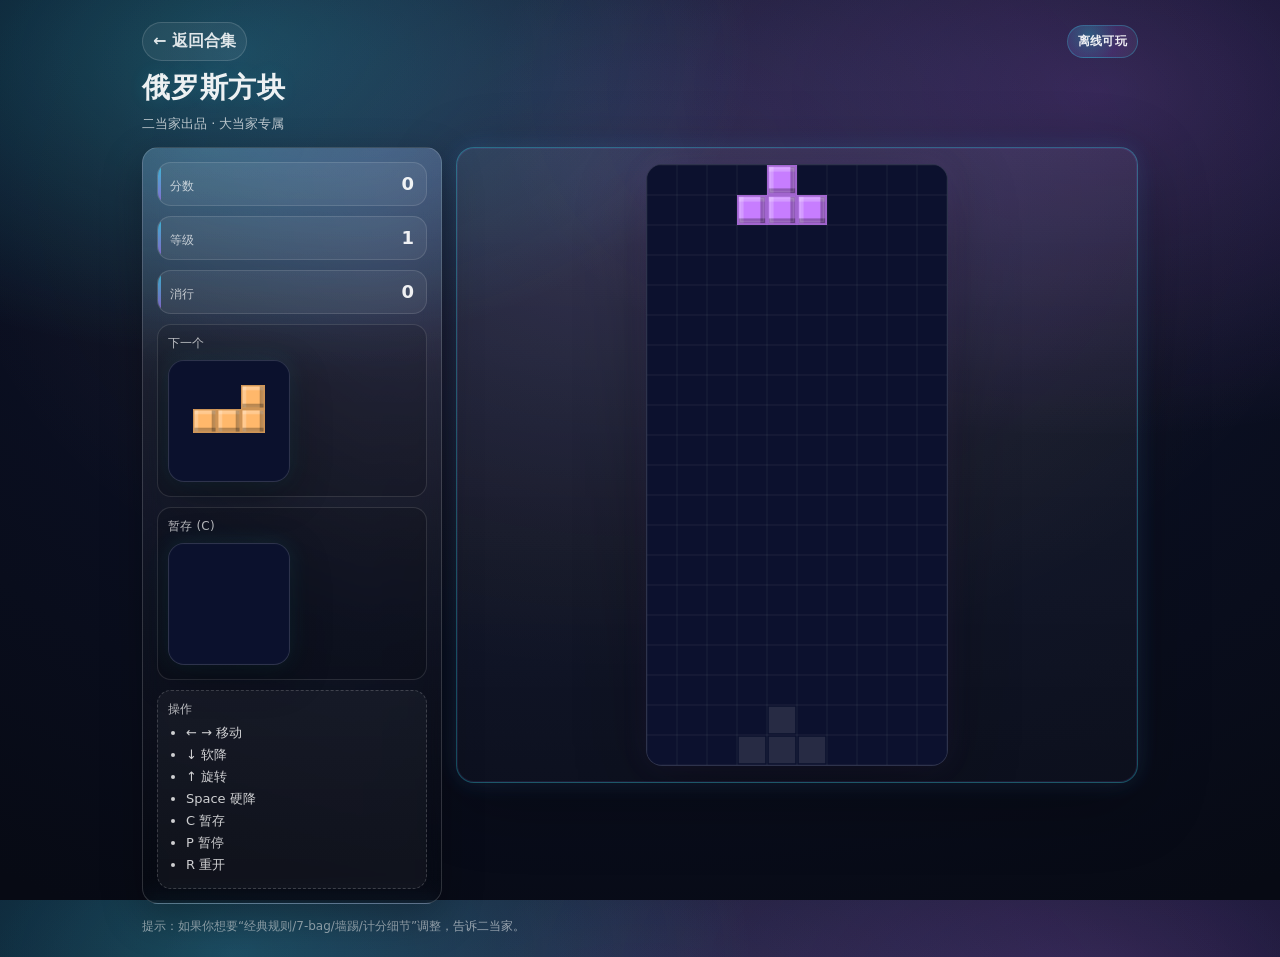
<file: games/tetris/index.html>
<!doctype html>
<html lang="zh-CN">
<head>
  <meta charset="utf-8" />
  <meta name="viewport" content="width=device-width, initial-scale=1" />
  <title>俄罗斯方块（离线可玩）</title>
  <link rel="stylesheet" href="style.css" />
</head>
<body>
  <main class="app">
    <header class="header">
      <div class="topbar">
        <a class="back" href="../../index.html">← 返回合集</a>
        <div class="badge">离线可玩</div>
      </div>
      <h1>俄罗斯方块</h1>
      <div class="sub">二当家出品 · 大当家专属</div>
    </header>

    <section class="layout">
      <div class="panel">
        <div class="stat"><span>分数</span><strong id="score">0</strong></div>
        <div class="stat"><span>等级</span><strong id="level">1</strong></div>
        <div class="stat"><span>消行</span><strong id="lines">0</strong></div>

        <div class="box">
          <div class="boxTitle">下一个</div>
          <canvas id="next" width="120" height="120"></canvas>
        </div>

        <div class="box">
          <div class="boxTitle">暂存 (C)</div>
          <canvas id="hold" width="120" height="120"></canvas>
        </div>

        <div class="help">
          <div class="helpTitle">操作</div>
          <ul>
            <li>← → 移动</li>
            <li>↓ 软降</li>
            <li>↑ 旋转</li>
            <li>Space 硬降</li>
            <li>C 暂存</li>
            <li>P 暂停</li>
            <li>R 重开</li>
          </ul>
        </div>
      </div>

      <div class="stage">
        <canvas id="game" width="300" height="600"></canvas>
        <div id="overlay" class="overlay hidden">
          <div class="overlayCard">
            <div id="overlayTitle" class="overlayTitle">暂停</div>
            <div id="overlayBody" class="overlayBody">按 P 继续</div>
            <button id="btnRestart" class="btn">重新开始 (R)</button>
          </div>
        </div>
      </div>
    </section>

    <footer class="footer">
      <span>提示：如果你想要“经典规则/7-bag/墙踢/计分细节”调整，告诉二当家。</span>
    </footer>
  </main>

  <script src="main.js"></script>
</body>
</html>
</file>
<file: games/tetris/style.css>
:root{
  /* C) Arcade neon — bright, colorful, but NOT pure black */
  --bg0:#0b1024;
  --bg1:#070a14;

  --cyan:#31e7ff;
  --magenta:#b36bff;
  --amber:#ffb86b;

  --panel: rgba(255,255,255,.07);
  --panel2: rgba(255,255,255,.10);
  --stroke: rgba(255,255,255,.16);
  --text: rgba(255,255,255,.92);
  --muted: rgba(255,255,255,.70);

  --shadow: rgba(0,0,0,.45);
  --play:#0c122e; /* deep blue playfield */
}

*{box-sizing:border-box}
html,body{height:100%}
body{
  margin:0;
  font-family: ui-sans-serif, system-ui, -apple-system, Segoe UI, Roboto, Helvetica, Arial, "Noto Sans";
  background:
    radial-gradient(900px 520px at 18% 6%, rgba(49,231,255,.26) 0%, rgba(49,231,255,0) 58%),
    radial-gradient(980px 560px at 86% 10%, rgba(179,107,255,.22) 0%, rgba(179,107,255,0) 62%),
    radial-gradient(1200px 820px at 50% 22%, rgba(255,184,107,.10) 0%, rgba(255,184,107,0) 58%),
    radial-gradient(1200px 820px at 50% 20%, #121a46 0%, var(--bg0) 44%, var(--bg1) 100%);
  color:var(--text);
}

/* subtle scanlines (very light) */
body:before{
  content:"";
  position:fixed;
  inset:0;
  pointer-events:none;
  background: repeating-linear-gradient(
    to bottom,
    rgba(255,255,255,.030) 0px,
    rgba(255,255,255,.030) 1px,
    rgba(0,0,0,0) 4px,
    rgba(0,0,0,0) 8px
  );
  opacity:.10;
  mix-blend-mode: overlay;
}

.app{max-width:1040px;margin:0 auto;padding:22px}

.header{display:flex;flex-direction:column;gap:8px;margin-bottom:14px}
.topbar{display:flex;justify-content:space-between;align-items:center;gap:10px}
.back{
  color: rgba(255,255,255,.86);
  text-decoration:none;
  font-weight:800;
  padding:8px 10px;
  border-radius:999px;
  background: rgba(255,255,255,.06);
  border: 1px solid rgba(255,255,255,.14);
}
.back:hover{border-color: rgba(49,231,255,.55)}
.badge{
  font-size:12px;
  font-weight:900;
  letter-spacing:.3px;
  padding:7px 10px;
  border-radius:999px;
  color: rgba(255,255,255,.92);
  background: radial-gradient(circle at 30% 30%, rgba(49,231,255,.28), rgba(179,107,255,.14) 55%, rgba(255,255,255,.06));
  border: 1px solid rgba(49,231,255,.26);
}

.header h1{
  margin:0;
  font-size:28px;
  letter-spacing:.8px;
  text-shadow: 0 0 18px rgba(49,231,255,.12);
}
.sub{color:var(--muted);font-size:13px}

.layout{display:grid;grid-template-columns:300px 1fr;gap:14px;align-items:start}

.panel{
  position: relative;
  z-index: 1;
  border:1px solid var(--stroke);
  border-radius:16px;
  padding:14px;
  background:
    linear-gradient(180deg, rgba(255,255,255,.10) 0%, rgba(255,255,255,.05) 35%, rgba(0,0,0,.16) 100%),
    radial-gradient(900px 380px at 22% 0%, rgba(49,231,255,.15) 0%, rgba(49,231,255,0) 62%),
    radial-gradient(900px 380px at 78% 0%, rgba(179,107,255,.13) 0%, rgba(179,107,255,0) 62%);
  /* reduce huge shadow that can look like a dark band beside the playfield */
  box-shadow:0 14px 40px rgba(0,0,0,.28);
  backdrop-filter: blur(10px);
}

.stat{
  display:flex;
  justify-content:space-between;
  align-items:baseline;
  padding:10px 12px;
  border-radius:14px;
  background: rgba(255,255,255,.06);
  border:1px solid rgba(255,255,255,.12);
  margin-bottom:10px;
  position:relative;
  overflow:hidden;
}
.stat:before{
  content:"";
  position:absolute;
  left:0; top:0; bottom:0;
  width:3px;
  background: linear-gradient(180deg, var(--cyan), var(--magenta));
  opacity:.65;
}
.stat span{color:var(--muted);font-size:12px;letter-spacing:.2px}
.stat strong{font-size:18px;font-variant-numeric: tabular-nums}

.box{margin-top:10px;padding:10px;border-radius:14px;border:1px solid rgba(255,255,255,.12);background:rgba(0,0,0,.12)}
.boxTitle{font-size:12px;color:var(--muted);margin-bottom:8px;letter-spacing:.2px}

.help{margin-top:10px;padding:10px;border-radius:14px;border:1px dashed rgba(255,255,255,.18);background:rgba(255,255,255,.04)}
.helpTitle{font-size:12px;color:var(--muted);margin-bottom:6px}
.help ul{margin:0;padding-left:18px;color:var(--text)}
.help li{margin:4px 0;font-size:13px;color:rgba(255,255,255,.80)}

.stage{
  position:relative;
  display:flex;
  justify-content:center;
  align-items:center;
  padding:16px;
  border-radius:18px;
  border:1px solid rgba(49,231,255,.30);
  /* avoid the dark "corner shadow" look inside the frame */
  background: linear-gradient(180deg, rgba(255,255,255,.06), rgba(255,255,255,.02));
  box-shadow:
    0 18px 70px rgba(0,0,0,.30),
    0 0 0 1px rgba(179,107,255,.10) inset;
  overflow:hidden; /* clips uneven glow artifacts */
}

/* neon glow frame (keep it simple to avoid vertical band artifacts) */
.stage:before{display:none}
.stage{
  box-shadow:
    0 18px 70px rgba(0,0,0,.30),
    0 0 0 1px rgba(179,107,255,.10) inset,
    0 0 26px rgba(49,231,255,.10),
    0 0 26px rgba(179,107,255,.08);
}
.stage > *{position:relative;z-index:1}

canvas{
  image-rendering: pixelated;
  background: var(--play);
  border-radius:16px;
  border:1px solid rgba(255,255,255,.14);
  box-shadow:
    0 12px 40px rgba(0,0,0,.32),
    0 0 0 1px rgba(255,255,255,.05) inset,
    0 0 22px rgba(49,231,255,.10);
}

#game{
  box-shadow:
    0 18px 70px rgba(0,0,0,.30),
    0 0 28px rgba(179,107,255,.08);
}

.overlay{
  position:absolute;
  inset:16px;
  display:flex;
  align-items:center;
  justify-content:center;
  background:rgba(0,0,0,.56);
  backdrop-filter: blur(8px);
  border-radius:16px;
  border:1px solid rgba(255,255,255,.12);
}
.hidden{display:none}

.overlayCard{
  width:min(380px, 92%);
  padding:16px;
  border-radius:16px;
  background: linear-gradient(180deg, rgba(255,255,255,.11), rgba(255,255,255,.06));
  border:1px solid rgba(255,255,255,.14);
  box-shadow: 0 18px 60px rgba(0,0,0,.35);
}
.overlayTitle{font-size:18px;margin-bottom:8px;letter-spacing:.2px}
.overlayBody{color:var(--muted);font-size:13px;margin-bottom:12px;line-height:1.5}

.btn{
  appearance:none;
  border:1px solid rgba(255,255,255,.16);
  background: radial-gradient(circle at 30% 30%, rgba(49,231,255,.22), rgba(179,107,255,.12) 55%, rgba(255,255,255,.06));
  color:var(--text);
  border-radius:12px;
  padding:10px 12px;
  font-weight:900;
  letter-spacing:.2px;
  cursor:pointer;
}
.btn:hover{border-color:rgba(49,231,255,.55)}

.footer{margin-top:14px;color:rgba(255,255,255,.55);font-size:12px}

@media (max-width: 900px){
  .layout{grid-template-columns:1fr;}
}
</file>
